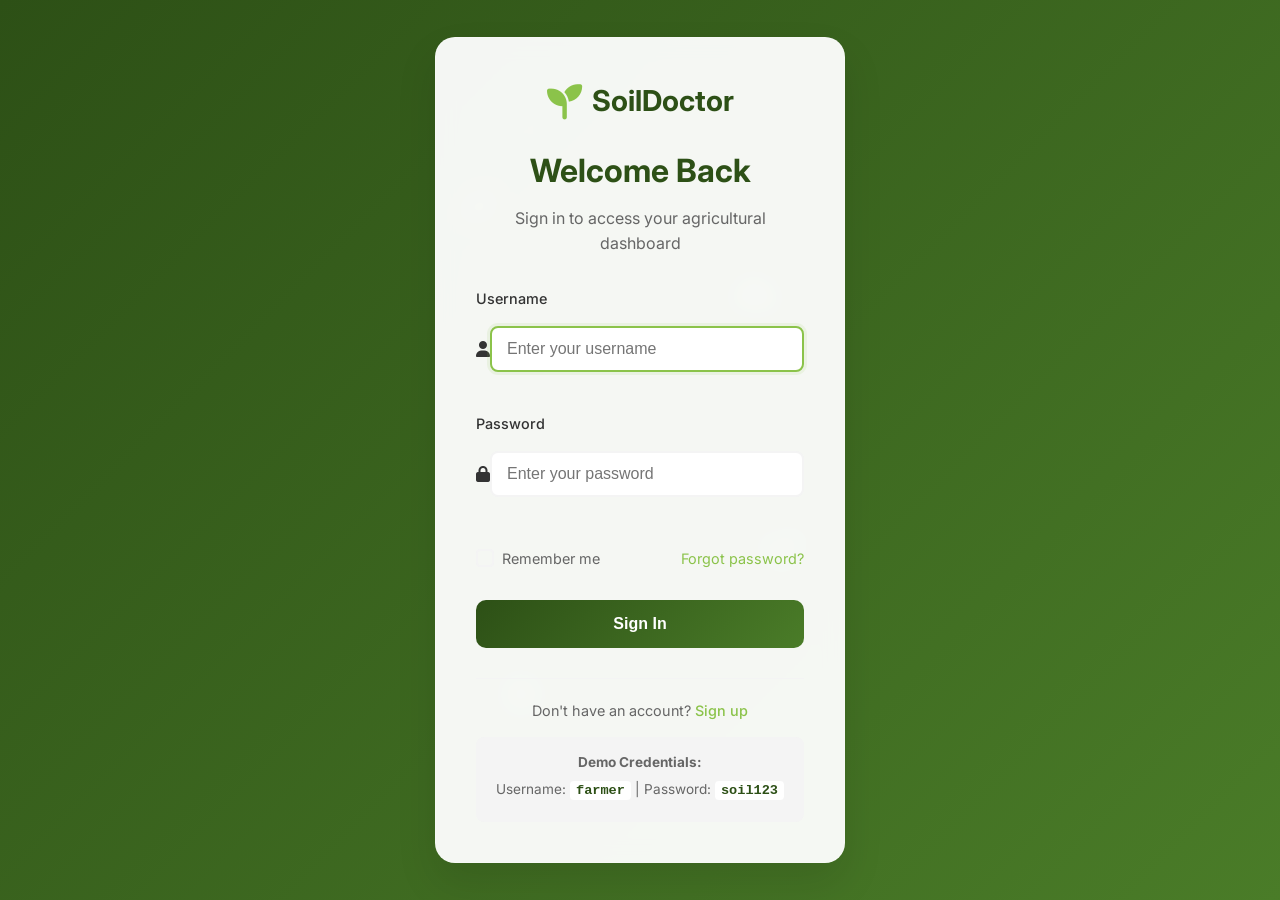
<file: index.html>
<!DOCTYPE html>
<html lang="en">
<head>
    <meta charset="UTF-8">
    <meta name="viewport" content="width=device-width, initial-scale=1.0">
    <title>Soil & Plant Nutrient System - Smart Agriculture Solutions</title>
    <link rel="stylesheet" href="styles.css">
    <link href="https://fonts.googleapis.com/css2?family=Inter:wght@300;400;500;600;700&display=swap" rel="stylesheet">
    <link rel="stylesheet" href="https://cdnjs.cloudflare.com/ajax/libs/font-awesome/6.4.0/css/all.min.css">
</head>
<body>
    <!-- Login Page -->
    <div id="loginPage" class="login-page active">
        <div class="login-container">
            <div class="login-card">
                <div class="login-header">
                    <div class="login-logo">
                        <i class="fas fa-seedling"></i>
                        <span>SoilDoctor</span>
                    </div>
                    <h2>Welcome Back</h2>
                    <p>Sign in to access your agricultural dashboard</p>
                </div>
                
                <form id="loginForm" class="login-form">
                    <div class="form-group">
                        <label for="username">Username</label>
                        <div class="input-group">
                            <i class="fas fa-user"></i>
                            <input type="text" id="username" name="username" required placeholder="Enter your username">
                        </div>
                    </div>
                    
                    <div class="form-group">
                        <label for="password">Password</label>
                        <div class="input-group">
                            <i class="fas fa-lock"></i>
                            <input type="password" id="password" name="password" required placeholder="Enter your password">
                            <button type="button" class="toggle-password" id="togglePassword">
                                <i class="fas fa-eye"></i>
                            </button>
                        </div>
                    </div>
                    
                    <div class="form-options">
                        <label class="checkbox-container">
                            <input type="checkbox" id="rememberMe">
                            <span class="checkmark"></span>
                            Remember me
                        </label>
                        <a href="#" class="forgot-password">Forgot password?</a>
                    </div>
                    
                    <button type="submit" class="login-btn">
                        <span class="btn-text">Sign In</span>
                        <div class="btn-loader" style="display: none;">
                            <i class="fas fa-spinner fa-spin"></i>
                        </div>
                    </button>
                    
                    <div id="loginError" class="error-message" style="display: none;">
                        <i class="fas fa-exclamation-circle"></i>
                        <span>Invalid username or password</span>
                    </div>
                </form>
                
                <div class="login-footer">
                    <p>Don't have an account? <a href="#" class="signup-link">Sign up</a></p>
                    <div class="demo-credentials">
                        <p><strong>Demo Credentials:</strong></p>
                        <p>Username: <code>farmer</code> | Password: <code>soil123</code></p>
                    </div>
                </div>
            </div>
            
            <div class="login-background">
                <div class="bg-pattern"></div>
                <div class="floating-elements">
                    <i class="fas fa-leaf float-1"></i>
                    <i class="fas fa-seedling float-2"></i>
                    <i class="fas fa-cloud float-3"></i>
                    <i class="fas fa-sun float-4"></i>
                </div>
            </div>
        </div>
    </div>

    <!-- Main Application (Hidden until login) -->
    <div id="mainApp" class="main-app" style="display: none;">
        <!-- Navigation -->
        <nav class="navbar">
            <div class="nav-container">
                <div class="nav-logo">
                    <i class="fas fa-seedling"></i>
                    <span>SoilDoctor</span>
                </div>
                <ul class="nav-menu">
                    <li><a href="#home" class="nav-link" data-section="home">Home</a></li>
                    <li><a href="#farmers-dashboard" class="nav-link" data-section="farmers-dashboard">Farmers Dashboard</a></li>
                    <li><a href="#sensor-dashboard" class="nav-link" data-section="sensor-dashboard">Sensor Dashboard</a></li>
                    <li><a href="#recommendation-dashboard" class="nav-link" data-section="recommendation-dashboard">Recommendations</a></li>
                    <li><a href="#about" class="nav-link" data-section="about">About</a></li>
                    <li><a href="#technology" class="nav-link" data-section="technology">Technology</a></li>
                    <li><a href="#solution" class="nav-link" data-section="solution">Solution</a></li>
                    <li><a href="#achievements" class="nav-link" data-section="achievements">Achievements</a></li>
                    <li><a href="#contact" class="nav-link" data-section="contact">Contact</a></li>
                    <li class="nav-item-logout">
                        <button id="logoutBtn" class="logout-btn">
                            <i class="fas fa-sign-out-alt"></i>
                            <span>Logout</span>
                        </button>
                    </li>
                </ul>
                <div class="hamburger">
                    <span></span>
                    <span></span>
                    <span></span>
                </div>
            </div>
        </nav>

    <!-- Hero Section -->
    <section id="home" class="hero section-content active-section">
        <div class="hero-container">
            <div class="hero-content">
                <h1 class="hero-title">Transforming Agriculture with Intelligent Soil Management</h1>
                <p class="hero-subtitle">Empowering smallholder farmers with AI-driven soil analysis and sustainable fertilizer recommendations</p>
                <div class="hero-buttons">
                    <button class="btn btn-primary">Get Started</button>
                    <button class="btn btn-secondary">Learn More</button>
                </div>
            </div>
            <div class="hero-image">
                <div class="hero-graphic">
                    <i class="fas fa-leaf"></i>
                    <i class="fas fa-microchip"></i>
                    <i class="fas fa-database"></i>
                </div>
            </div>
        </div>
    </section>

    <!-- Farmers Dashboard Section -->
    <section id="farmers-dashboard" class="dashboard-section section-content">
        <div class="dashboard-container">
            <div class="dashboard-header">
                <h1>Farmer Dashboard</h1>
                <div class="user-info">
                    <div class="user-avatar">
                        <i class="fas fa-user-circle"></i>
                    </div>
                    <div class="user-details">
                        <h3>John Farmer</h3>
                        <p>Kisumu, Kenya</p>
                    </div>
                </div>
                <button class="btn btn-primary" onclick="showAddFarmerModal()">
                    <i class="fas fa-plus"></i> Add Farmer
                </button>
                <button class="btn btn-secondary" onclick="testModal()">
                    <i class="fas fa-test"></i> Test Modal
                </button>
            </div>
            
            <div class="dashboard-grid">
                <!-- Farmer Management -->
                <div class="dashboard-card">
                    <div class="card-header">
                        <h3>Farmer Management</h3>
                        <i class="fas fa-users"></i>
                    </div>
                    <div class="card-content">
                        <div class="farmer-table-container">
                            <table class="farmer-table" id="farmerTable">
                                <thead>
                                    <tr>
                                        <th><i class="fas fa-user"></i> Name</th>
                                        <th><i class="fas fa-envelope"></i> Email</th>
                                        <th><i class="fas fa-phone"></i> Phone</th>
                                        <th><i class="fas fa-map-marker-alt"></i> Location</th>
                                        <th><i class="fas fa-ruler-combined"></i> Farm Size</th>
                                        <th><i class="fas fa-clock"></i> Experience</th>
                                        <th><i class="fas fa-calendar"></i> Joined</th>
                                        <th><i class="fas fa-cogs"></i> Actions</th>
                                    </tr>
                                </thead>
                                <tbody id="farmerTableBody">
                                    <!-- Farmers will be populated here -->
                                </tbody>
                            </table>
                            <div class="no-farmers-message" id="noFarmersMessage" style="display: none;">
                                <i class="fas fa-users-slash"></i>
                                <h4>No Farmers Added Yet</h4>
                                <p>Click "Add Farmer" to register your first farmer</p>
                            </div>
                        </div>
                    </div>
                </div>

                <!-- Farm Overview -->
                <div class="dashboard-card">
                    <div class="card-header">
                        <h3>Farm Overview</h3>
                        <i class="fas fa-chart-line"></i>
                    </div>
                    <div class="card-content">
                        <div class="farm-stats">
                            <div class="stat">
                                <span class="stat-value">2.5 ha</span>
                                <span class="stat-label">Total Area</span>
                            </div>
                            <div class="stat">
                                <span class="stat-value">3</span>
                                <span class="stat-label">Active Crops</span>
                            </div>
                            <div class="stat">
                                <span class="stat-value">85%</span>
                                <span class="stat-label">Soil Health</span>
                            </div>
                        </div>
                    </div>
                </div>

                <!-- Current Crops -->
                <div class="dashboard-card">
                    <div class="card-header">
                        <h3>Current Crops</h3>
                        <i class="fas fa-seedling"></i>
                    </div>
                    <div class="card-content">
                        <div class="crop-list">
                            <div class="crop-item">
                                <div class="crop-icon">🌽</div>
                                <div class="crop-info">
                                    <h4>Maize</h4>
                                    <p>Field A - 1.2 ha</p>
                                    <div class="progress-bar">
                                        <div class="progress" style="width: 65%"></div>
                                    </div>
                                    <span>Growth: 65%</span>
                                </div>
                            </div>
                            <div class="crop-item">
                                <div class="crop-icon">🌾</div>
                                <div class="crop-info">
                                    <h4>Beans</h4>
                                    <p>Field B - 0.8 ha</p>
                                    <div class="progress-bar">
                                        <div class="progress" style="width: 40%"></div>
                                    </div>
                                    <span>Growth: 40%</span>
                                </div>
                            </div>
                            <div class="crop-item">
                                <div class="crop-icon">🥔</div>
                                <div class="crop-info">
                                    <h4>Potatoes</h4>
                                    <p>Field C - 0.5 ha</p>
                                    <div class="progress-bar">
                                        <div class="progress" style="width: 80%"></div>
                                    </div>
                                    <span>Growth: 80%</span>
                                </div>
                            </div>
                        </div>
                    </div>
                </div>

                <!-- Recent Activities -->
                <div class="dashboard-card">
                    <div class="card-header">
                        <h3>Recent Activities</h3>
                        <i class="fas fa-history"></i>
                    </div>
                    <div class="card-content">
                        <div class="activity-list">
                            <div class="activity-item">
                                <div class="activity-icon">
                                    <i class="fas fa-flask"></i>
                                </div>
                                <div class="activity-details">
                                    <h4>Soil Test Completed</h4>
                                    <p>Field A - NPK levels analyzed</p>
                                    <span class="activity-time">2 days ago</span>
                                </div>
                            </div>
                            <div class="activity-item">
                                <div class="activity-icon">
                                    <i class="fas fa-spray-can"></i>
                                </div>
                                <div class="activity-details">
                                    <h4>Fertilizer Applied</h4>
                                    <p>Compost - 500kg to Field B</p>
                                    <span class="activity-time">5 days ago</span>
                                </div>
                            </div>
                            <div class="activity-item">
                                <div class="activity-icon">
                                    <i class="fas fa-tint"></i>
                                </div>
                                <div class="activity-details">
                                    <h4>Irrigation Completed</h4>
                                    <p>All fields - 2 hours</p>
                                    <span class="activity-time">1 week ago</span>
                                </div>
                            </div>
                        </div>
                    </div>
                </div>

                <!-- Quick Actions -->
                <div class="dashboard-card">
                    <div class="card-header">
                        <h3>Quick Actions</h3>
                        <i class="fas fa-bolt"></i>
                    </div>
                    <div class="card-content">
                        <div class="action-buttons">
                            <button class="action-btn">
                                <i class="fas fa-plus-circle"></i>
                                <span>Add Crop</span>
                            </button>
                            <button class="action-btn">
                                <i class="fas fa-vial"></i>
                                <span>Request Soil Test</span>
                            </button>
                            <button class="action-btn">
                                <i class="fas fa-clipboard-list"></i>
                                <span>View Reports</span>
                            </button>
                            <button class="action-btn">
                                <i class="fas fa-cog"></i>
                                <span>Settings</span>
                            </button>
                        </div>
                    </div>
                </div>
            </div>
        </div>
    </section>

    <!-- System Sensor Dashboard Section -->
    <section id="sensor-dashboard" class="dashboard-section section-content">
        <div class="dashboard-container">
            <div class="dashboard-header">
                <h1>System Sensor Dashboard</h1>
                <div class="sensor-status">
                    <div class="status-indicator online"></div>
                    <span>All Systems Online</span>
                </div>
            </div>
            
            <div class="dashboard-grid">
                <!-- Real-time Sensor Data -->
                <div class="dashboard-card full-width">
                    <div class="card-header">
                        <h3>Real-time Sensor Data</h3>
                        <div class="refresh-btn">
                            <i class="fas fa-sync-alt"></i>
                        </div>
                    </div>
                    <div class="card-content">
                        <div class="sensor-grid">
                            <div class="sensor-card">
                                <div class="sensor-header">
                                    <h4>pH Level</h4>
                                    <div class="sensor-icon">
                                        <i class="fas fa-flask"></i>
                                    </div>
                                </div>
                                <div class="sensor-value">
                                    <span class="value">6.8</span>
                                    <span class="unit">pH</span>
                                </div>
                                <div class="sensor-status good">
                                    <i class="fas fa-check-circle"></i>
                                    <span>Optimal</span>
                                </div>
                                <div class="sensor-chart">
                                    <canvas id="phChart"></canvas>
                                </div>
                            </div>
                            
                            <div class="sensor-card">
                                <div class="sensor-header">
                                    <h4>Nitrogen (N)</h4>
                                    <div class="sensor-icon">
                                        <i class="fas fa-atom"></i>
                                    </div>
                                </div>
                                <div class="sensor-value">
                                    <span class="value">45</span>
                                    <span class="unit">mg/kg</span>
                                </div>
                                <div class="sensor-status warning">
                                    <i class="fas fa-exclamation-triangle"></i>
                                    <span>Low</span>
                                </div>
                                <div class="sensor-chart">
                                    <canvas id="nitrogenChart"></canvas>
                                </div>
                            </div>
                            
                            <div class="sensor-card">
                                <div class="sensor-header">
                                    <h4>Phosphorus (P)</h4>
                                    <div class="sensor-icon">
                                        <i class="fas fa-atom"></i>
                                    </div>
                                </div>
                                <div class="sensor-value">
                                    <span class="value">28</span>
                                    <span class="unit">mg/kg</span>
                                </div>
                                <div class="sensor-status good">
                                    <i class="fas fa-check-circle"></i>
                                    <span>Good</span>
                                </div>
                                <div class="sensor-chart">
                                    <canvas id="phosphorusChart"></canvas>
                                </div>
                            </div>
                            
                            <div class="sensor-card">
                                <div class="sensor-header">
                                    <h4>Potassium (K)</h4>
                                    <div class="sensor-icon">
                                        <i class="fas fa-atom"></i>
                                    </div>
                                </div>
                                <div class="sensor-value">
                                    <span class="value">120</span>
                                    <span class="unit">mg/kg</span>
                                </div>
                                <div class="sensor-status good">
                                    <i class="fas fa-check-circle"></i>
                                    <span>Optimal</span>
                                </div>
                                <div class="sensor-chart">
                                    <canvas id="potassiumChart"></canvas>
                                </div>
                            </div>
                            
                            <div class="sensor-card">
                                <div class="sensor-header">
                                    <h4>Soil Moisture</h4>
                                    <div class="sensor-icon">
                                        <i class="fas fa-tint"></i>
                                    </div>
                                </div>
                                <div class="sensor-value">
                                    <span class="value">65</span>
                                    <span class="unit">%</span>
                                </div>
                                <div class="sensor-status good">
                                    <i class="fas fa-check-circle"></i>
                                    <span>Adequate</span>
                                </div>
                                <div class="sensor-chart">
                                    <canvas id="moistureChart"></canvas>
                                </div>
                            </div>
                            
                            <div class="sensor-card">
                                <div class="sensor-header">
                                    <h4>Temperature</h4>
                                    <div class="sensor-icon">
                                        <i class="fas fa-thermometer-half"></i>
                                    </div>
                                </div>
                                <div class="sensor-value">
                                    <span class="value">24</span>
                                    <span class="unit">°C</span>
                                </div>
                                <div class="sensor-status good">
                                    <i class="fas fa-check-circle"></i>
                                    <span>Normal</span>
                                </div>
                                <div class="sensor-chart">
                                    <canvas id="temperatureChart"></canvas>
                                </div>
                            </div>
                        </div>
                    </div>
                </div>

                <!-- Sensor Network Status -->
                <div class="dashboard-card">
                    <div class="card-header">
                        <h3>Sensor Network</h3>
                        <i class="fas fa-wifi"></i>
                    </div>
                    <div class="card-content">
                        <div class="network-stats">
                            <div class="network-item">
                                <div class="network-label">Active Sensors</div>
                                <div class="network-value">12/12</div>
                            </div>
                            <div class="network-item">
                                <div class="network-label">Signal Strength</div>
                                <div class="network-value">Excellent</div>
                            </div>
                            <div class="network-item">
                                <div class="network-label">Last Update</div>
                                <div class="network-value">2 min ago</div>
                            </div>
                            <div class="network-item">
                                <div class="network-label">Battery Status</div>
                                <div class="network-value">Good</div>
                            </div>
                        </div>
                    </div>
                </div>

                <!-- Alerts -->
                <div class="dashboard-card">
                    <div class="card-header">
                        <h3>System Alerts</h3>
                        <i class="fas fa-bell"></i>
                    </div>
                    <div class="card-content">
                        <div class="alert-list">
                            <div class="alert-item warning">
                                <div class="alert-icon">
                                    <i class="fas fa-exclamation-triangle"></i>
                                </div>
                                <div class="alert-content">
                                    <h4>Low Nitrogen Detected</h4>
                                    <p>Field A - N levels below optimal range</p>
                                    <span>10 minutes ago</span>
                                </div>
                            </div>
                            <div class="alert-item info">
                                <div class="alert-icon">
                                    <i class="fas fa-info-circle"></i>
                                </div>
                                <div class="alert-content">
                                    <h4>Sensor Calibration Due</h4>
                                    <p>pH sensor #3 requires calibration</p>
                                    <span>1 hour ago</span>
                                </div>
                            </div>
                        </div>
                    </div>
                </div>
            </div>
        </div>
    </section>

    <!-- Recommendation Dashboard Section -->
    <section id="recommendation-dashboard" class="dashboard-section section-content">
        <div class="dashboard-container">
            <div class="dashboard-header">
                <h1>Recommendation Dashboard</h1>
                <div class="recommendation-date">
                    <span>Generated: Today, 2:30 PM</span>
                </div>
            </div>
            
            <div class="dashboard-grid">
                <!-- Soil Analysis Summary -->
                <div class="dashboard-card">
                    <div class="card-header">
                        <h3>Soil Analysis Summary</h3>
                        <i class="fas fa-chart-pie"></i>
                    </div>
                    <div class="card-content">
                        <div class="soil-summary">
                            <div class="soil-item">
                                <div class="soil-label">Overall Health</div>
                                <div class="soil-score">
                                    <span class="score">85/100</span>
                                    <div class="score-bar">
                                        <div class="score-progress" style="width: 85%"></div>
                                    </div>
                                </div>
                            </div>
                            <div class="nutrient-status">
                                <div class="nutrient-item good">
                                    <span>pH Level</span>
                                    <span>6.8 - Optimal</span>
                                </div>
                                <div class="nutrient-item warning">
                                    <span>Nitrogen</span>
                                    <span>45 mg/kg - Low</span>
                                </div>
                                <div class="nutrient-item good">
                                    <span>Phosphorus</span>
                                    <span>28 mg/kg - Good</span>
                                </div>
                                <div class="nutrient-item good">
                                    <span>Potassium</span>
                                    <span>120 mg/kg - Optimal</span>
                                </div>
                            </div>
                        </div>
                    </div>
                </div>

                <!-- Fertilizer Recommendations -->
                <div class="dashboard-card full-width">
                    <div class="card-header">
                        <h3>Recommended Fertilizers</h3>
                        <i class="fas fa-leaf"></i>
                    </div>
                    <div class="card-content">
                        <div class="fertilizer-recommendations">
                            <div class="fertilizer-card">
                                <div class="fertilizer-header">
                                    <div class="fertilizer-type organic">Organic</div>
                                    <h4>Compost</h4>
                                </div>
                                <div class="fertilizer-details">
                                    <div class="application-rate">
                                        <span class="rate-label">Application Rate:</span>
                                        <span class="rate-value">5 tons/ha</span>
                                    </div>
                                    <div class="timing">
                                        <span class="timing-label">Best Time:</span>
                                        <span class="timing-value">Before planting</span>
                                    </div>
                                    <div class="benefits">
                                        <h5>Benefits:</h5>
                                        <ul>
                                            <li>Improves soil structure</li>
                                            <li>Increases organic matter</li>
                                            <li>Enhances water retention</li>
                                            <li>Provides slow-release nutrients</li>
                                        </ul>
                                    </div>
                                    <div class="cost-estimate">
                                        <span class="cost-label">Estimated Cost:</span>
                                        <span class="cost-value">$50/ton</span>
                                    </div>
                                </div>
                                <div class="fertilizer-action">
                                    <button class="btn btn-primary">Apply Recommendation</button>
                                </div>
                            </div>

                            <div class="fertilizer-card">
                                <div class="fertilizer-header">
                                    <div class="fertilizer-type organic">Green Manure</div>
                                    <h4>Clover Cover Crop</h4>
                                </div>
                                <div class="fertilizer-details">
                                    <div class="application-rate">
                                        <span class="rate-label">Application Rate:</span>
                                        <span class="rate-value">2 kg/ha seeds</span>
                                    </div>
                                    <div class="timing">
                                        <span class="timing-label">Best Time:</span>
                                        <span class="timing-value">Between seasons</span>
                                    </div>
                                    <div class="benefits">
                                        <h5>Benefits:</h5>
                                        <ul>
                                            <li>Fixes atmospheric nitrogen</li>
                                            <li>Prevents soil erosion</li>
                                            <li>Suppresses weeds</li>
                                            <li>Improves soil fertility</li>
                                        </ul>
                                    </div>
                                    <div class="cost-estimate">
                                        <span class="cost-label">Estimated Cost:</span>
                                        <span class="cost-value">$8/kg seeds</span>
                                    </div>
                                </div>
                                <div class="fertilizer-action">
                                    <button class="btn btn-primary">Apply Recommendation</button>
                                </div>
                            </div>

                            <div class="fertilizer-card">
                                <div class="fertilizer-header">
                                    <div class="fertilizer-type inorganic">Supplemental</div>
                                    <h4>Nitrogen Supplement</h4>
                                </div>
                                <div class="fertilizer-details">
                                    <div class="application-rate">
                                        <span class="rate-label">Application Rate:</span>
                                        <span class="rate-value">50 kg/ha</span>
                                    </div>
                                    <div class="timing">
                                        <span class="timing-label">Best Time:</span>
                                        <span class="timing-value">During active growth</span>
                                    </div>
                                    <div class="benefits">
                                        <h5>Benefits:</h5>
                                        <ul>
                                            <li>Quick nitrogen availability</li>
                                            <li>Boosts crop growth</li>
                                            <li>Increases yield potential</li>
                                            <li>Corrects deficiency quickly</li>
                                        </ul>
                                    </div>
                                    <div class="cost-estimate">
                                        <span class="cost-label">Estimated Cost:</span>
                                        <span class="cost-value">$1.2/kg</span>
                                    </div>
                                </div>
                                <div class="fertilizer-action">
                                    <button class="btn btn-secondary">Apply as Needed</button>
                                </div>
                            </div>
                        </div>
                    </div>
                </div>

                <!-- Application Schedule -->
                <div class="dashboard-card">
                    <div class="card-header">
                        <h3>Application Schedule</h3>
                        <i class="fas fa-calendar-alt"></i>
                    </div>
                    <div class="card-content">
                        <div class="schedule-timeline">
                            <div class="timeline-item">
                                <div class="timeline-date">Today</div>
                                <div class="timeline-action">
                                    <h4>Apply Compost</h4>
                                    <p>Field A - 2.5 tons</p>
                                </div>
                            </div>
                            <div class="timeline-item">
                                <div class="timeline-date">Next Week</div>
                                <div class="timeline-action">
                                    <h4>Plant Clover Cover</h4>
                                    <p>Field B - Between rows</p>
                                </div>
                            </div>
                            <div class="timeline-item">
                                <div class="timeline-date">2 Weeks</div>
                                <div class="timeline-action">
                                    <h4>Soil Test Follow-up</h4>
                                    <p>All fields - Check N levels</p>
                                </div>
                            </div>
                        </div>
                    </div>
                </div>

                <!-- Cost-Benefit Analysis -->
                <div class="dashboard-card">
                    <div class="card-header">
                        <h3>Cost-Benefit Analysis</h3>
                        <i class="fas fa-chart-line"></i>
                    </div>
                    <div class="card-content">
                        <div class="cost-benefit">
                            <div class="benefit-item">
                                <div class="benefit-label">Expected Yield Increase</div>
                                <div class="benefit-value positive">+18%</div>
                            </div>
                            <div class="benefit-item">
                                <div class="benefit-label">Total Investment</div>
                                <div class="benefit-value negative">$175</div>
                            </div>
                            <div class="benefit-item">
                                <div class="benefit-label">Expected Return</div>
                                <div class="benefit-value positive">$450</div>
                            </div>
                            <div class="benefit-item">
                                <div class="benefit-label">ROI</div>
                                <div class="benefit-value positive">157%</div>
                            </div>
                        </div>
                    </div>
                </div>
            </div>
        </div>
    </section>

    <!-- About Section -->
    <section id="about" class="about section-content">
        <div class="container">
            <div class="section-header">
                <h2>Revolutionizing Sustainable Agriculture</h2>
                <p>Addressing soil fertility decline through innovative technology</p>
            </div>
            <div class="about-grid">
                <div class="about-card">
                    <div class="card-icon">
                        <i class="fas fa-exclamation-triangle"></i>
                    </div>
                    <h3>The Challenge</h3>
                    <p>Declining soil fertility affects 70% of smallholder farmers who produce the majority of food supply in developing regions. Uninformed fertilizer use leads to nutrient imbalances, soil degradation, and reduced yields.</p>
                </div>
                <div class="about-card">
                    <div class="card-icon">
                        <i class="fas fa-lightbulb"></i>
                    </div>
                    <h3>Our Solution</h3>
                    <p>Intelligent platform combining AI, IoT, Big Data, and Cloud Computing to provide data-driven soil analysis and personalized fertilizer recommendations for sustainable farming.</p>
                </div>
                <div class="about-card">
                    <div class="card-icon">
                        <i class="fas fa-chart-line"></i>
                    </div>
                    <h3>The Impact</h3>
                    <p>Reducing chemical fertilizer costs by 30-40%, increasing yields by 15-20%, and cutting environmental damage while empowering farmers with knowledge for long-term soil health.</p>
                </div>
            </div>
        </div>
    </section>

    <!-- Technology Section -->
    <section id="technology" class="technology section-content">
        <div class="container">
            <div class="section-header">
                <h2>Cutting-Edge Technologies</h2>
                <p>Integrating AI, IoT, Big Data, and Cloud Computing</p>
            </div>
            <div class="tech-grid">
                <div class="tech-item">
                    <div class="tech-icon">
                        <i class="fas fa-brain"></i>
                    </div>
                    <h3>Artificial Intelligence</h3>
                    <p>Machine learning models analyze soil data with 92% accuracy to detect nutrient deficiencies and generate personalized recommendations</p>
                </div>
                <div class="tech-item">
                    <div class="tech-icon">
                        <i class="fas fa-wifi"></i>
                    </div>
                    <h3>Internet of Things</h3>
                    <p>Real-time soil monitoring through field-deployed sensors for continuous data collection and early nutrient imbalance alerts</p>
                </div>
                <div class="tech-item">
                    <div class="tech-icon">
                        <i class="fas fa-database"></i>
                    </div>
                    <h3>Big Data</h3>
                    <p>Processing large-scale geospatial soil datasets with farmer-generated data for accurate, location-specific soil insights</p>
                </div>
                <div class="tech-item">
                    <div class="tech-icon">
                        <i class="fas fa-cloud"></i>
                    </div>
                    <h3>Cloud Computing</h3>
                    <p>Scalable infrastructure hosting AI models, data storage, and analytics ensuring secure access from any location</p>
                </div>
            </div>
        </div>
    </section>

    <!-- Solution Section -->
    <section id="solution" class="solution section-content">
        <div class="container">
            <div class="section-header">
                <h2>Technical Solution</h2>
                <p>End-to-end intelligent agriculture platform</p>
            </div>
            <div class="pipeline">
                <h3>Data Processing Pipeline</h3>
                <div class="pipeline-steps">
                    <div class="step">
                        <div class="step-number">1</div>
                        <div class="step-content">
                            <h4>Data Ingestion</h4>
                            <p>IoT sensors, farmer inputs, and geospatial soil APIs</p>
                        </div>
                    </div>
                    <div class="step">
                        <div class="step-number">2</div>
                        <div class="step-content">
                            <h4>Validation & Cleaning</h4>
                            <p>Accuracy checks, error removal, and data normalization</p>
                        </div>
                    </div>
                    <div class="step">
                        <div class="step-number">3</div>
                        <div class="step-content">
                            <h4>Feature Engineering</h4>
                            <p>Data integration and meaningful feature creation</p>
                        </div>
                    </div>
                    <div class="step">
                        <div class="step-number">4</div>
                        <div class="step-content">
                            <h4>Cloud Storage</h4>
                            <p>Secure storage and scalable data management</p>
                        </div>
                    </div>
                </div>
            </div>
            <div class="architecture">
                <h3>System Architecture</h3>
                <div class="arch-layers">
                    <div class="layer">
                        <h4>Input Layer</h4>
                        <p>Farmer Dashboard & IoT Sensors</p>
                    </div>
                    <div class="layer">
                        <h4>Backend & Intelligence</h4>
                        <p>Data Processing & AI Models</p>
                    </div>
                    <div class="layer">
                        <h4>Cloud & External Services</h4>
                        <p>Storage & Soil Grid APIs</p>
                    </div>
                </div>
            </div>
        </div>
    </section>

    <!-- Achievements Section -->
    <section id="achievements" class="achievements section-content">
        <div class="container">
            <div class="section-header">
                <h2>Proven Impact & Achievements</h2>
                <p>Measurable results transforming agriculture</p>
            </div>
            <div class="stats-grid">
                <div class="stat-card">
                    <div class="stat-number">92%</div>
                    <div class="stat-label">Accuracy in Nutrient Detection</div>
                </div>
                <div class="stat-card">
                    <div class="stat-number">30-40%</div>
                    <div class="stat-label">Reduction in Fertilizer Costs</div>
                </div>
                <div class="stat-card">
                    <div class="stat-number">15-20%</div>
                    <div class="stat-label">Increase in Crop Yields</div>
                </div>
                <div class="stat-card">
                    <div class="stat-number">50%</div>
                    <div class="stat-label">Reduction in Chemical Runoff</div>
                </div>
                <div class="stat-card">
                    <div class="stat-number">90%</div>
                    <div class="stat-label">Farmer Confidence Increase</div>
                </div>
                <div class="stat-card">
                    <div class="stat-number">1M+</div>
                    <div class="stat-label">Farmers to Empower in 5 Years</div>
                </div>
            </div>
        </div>
    </section>

    <!-- Contact Section -->
    <section id="contact" class="contact section-content">
        <div class="container">
            <div class="section-header">
                <h2>Join the Agricultural Revolution</h2>
                <p>Transform your farming practices with intelligent soil management</p>
            </div>
            <div class="contact-content">
                <div class="contact-info">
                    <h3>Get Started Today</h3>
                    <p>Empower your farm with data-driven insights and sustainable practices.</p>
                    <div class="contact-details">
                        <div class="contact-item">
                            <i class="fas fa-envelope"></i>
                            <span>info@soildoctor.com</span>
                        </div>
                        <div class="contact-item">
                            <i class="fas fa-phone"></i>
                            <span>+254 123 456 789</span>
                        </div>
                        <div class="contact-item">
                            <i class="fas fa-map-marker-alt"></i>
                            <span>Nairobi, Kenya</span>
                        </div>
                    </div>
                </div>
                <div class="contact-form">
                    <form>
                        <input type="text" placeholder="Your Name" required>
                        <input type="email" placeholder="Your Email" required>
                        <input type="text" placeholder="Farm Location" required>
                        <textarea placeholder="Tell us about your farm..." rows="4" required></textarea>
                        <button type="submit" class="btn btn-primary">Get Started</button>
                    </form>
                </div>
            </div>
        </div>
    </section>

    <!-- Footer -->
    <footer class="footer">
        <div class="container">
            <div class="footer-content">
                <div class="footer-logo">
                    <i class="fas fa-seedling"></i>
                    <span>SoilDoctor</span>
                </div>
                <p>&copy; 2024 Soil & Plant Nutrient System. Transforming agriculture through technology.</p>
            </div>
        </div>
    </footer>
    </div>

    <!-- Add Farmer Modal -->
    <div id="addFarmerModal" class="modal">
        <div class="modal-content">
            <div class="modal-header">
                <h3><i class="fas fa-user-plus"></i> Add New Farmer</h3>
                <span class="close" onclick="closeAddFarmerModal()">&times;</span>
            </div>
            <form id="addFarmerForm" class="farmer-form">
                <div class="form-row">
                    <div class="form-group">
                        <label for="farmerName">
                            <i class="fas fa-user"></i> Full Name
                        </label>
                        <input type="text" id="farmerName" placeholder="Enter farmer's full name" required>
                    </div>
                </div>
                
                <div class="form-row">
                    <div class="form-group">
                        <label for="farmerEmail">
                            <i class="fas fa-envelope"></i> Email Address
                        </label>
                        <input type="email" id="farmerEmail" placeholder="farmer@email.com" required>
                    </div>
                </div>
                
                <div class="form-row">
                    <div class="form-group">
                        <label for="farmerPhone">
                            <i class="fas fa-phone"></i> Phone Number
                        </label>
                        <input type="tel" id="farmerPhone" placeholder="+254 XXX XXX XXX" required>
                    </div>
                </div>
                
                <div class="form-row">
                    <div class="form-group">
                        <label for="farmerLocation">
                            <i class="fas fa-map-marker-alt"></i> Farm Location
                        </label>
                        <input type="text" id="farmerLocation" placeholder="Enter farm location/village" required>
                    </div>
                </div>
                
                <div class="form-row">
                    <div class="form-group">
                        <label for="farmSize">
                            <i class="fas fa-ruler-combined"></i> Farm Size (hectares)
                        </label>
                        <input type="number" id="farmSize" placeholder="2.5" step="0.1" min="0.1">
                    </div>
                </div>
                
                <div class="form-row">
                    <div class="form-group">
                        <label for="experience">
                            <i class="fas fa-clock"></i> Farming Experience (years)
                        </label>
                        <select id="experience">
                            <option value="">Select experience</option>
                            <option value="0-2">Beginner (0-2 years)</option>
                            <option value="3-5">Intermediate (3-5 years)</option>
                            <option value="6-10">Experienced (6-10 years)</option>
                            <option value="10+">Expert (10+ years)</option>
                        </select>
                    </div>
                </div>
                
                <div class="form-actions">
                    <button type="submit" class="btn btn-primary btn-large">
                        <i class="fas fa-user-plus"></i> Add Farmer
                    </button>
                    <button type="button" class="btn btn-secondary" onclick="closeAddFarmerModal()">
                        <i class="fas fa-times"></i> Cancel
                    </button>
                </div>
            </form>
        </div>
    </div>

    <!-- Crop Assignment Modal -->
    <div id="cropAssignmentModal" class="modal">
        <div class="modal-content">
            <div class="modal-header">
                <h3>Assign Crops to Farmer</h3>
                <span class="close" onclick="closeCropAssignmentModal()">&times;</span>
            </div>
            <div class="modal-body">
                <div class="farmer-info" id="selectedFarmerInfo">
                    <!-- Selected farmer info will be shown here -->
                </div>
                <form id="cropAssignmentForm">
                    <div class="form-group">
                        <label>Select Crops</label>
                        <div class="crop-checkboxes" id="cropCheckboxes">
                            <!-- Crop checkboxes will be populated here -->
                        </div>
                    </div>
                    <div class="form-group">
                        <label for="plantingDate">Planting Date</label>
                        <input type="date" id="plantingDate" required>
                    </div>
                    <div class="form-group">
                        <label for="expectedHarvest">Expected Harvest Date</label>
                        <input type="date" id="expectedHarvest" required>
                    </div>
                    <div class="form-actions">
                        <button type="submit" class="btn btn-primary">Assign Crops</button>
                        <button type="button" class="btn btn-secondary" onclick="closeCropAssignmentModal()">Cancel</button>
                    </div>
                </form>
            </div>
        </div>
    </div>

    <script src="database.js"></script>
    <script src="farmer-management-clean.js"></script>
    <script src="clean-login.js"></script>
    <script src="script.js"></script>
</body>
</html>
</file>
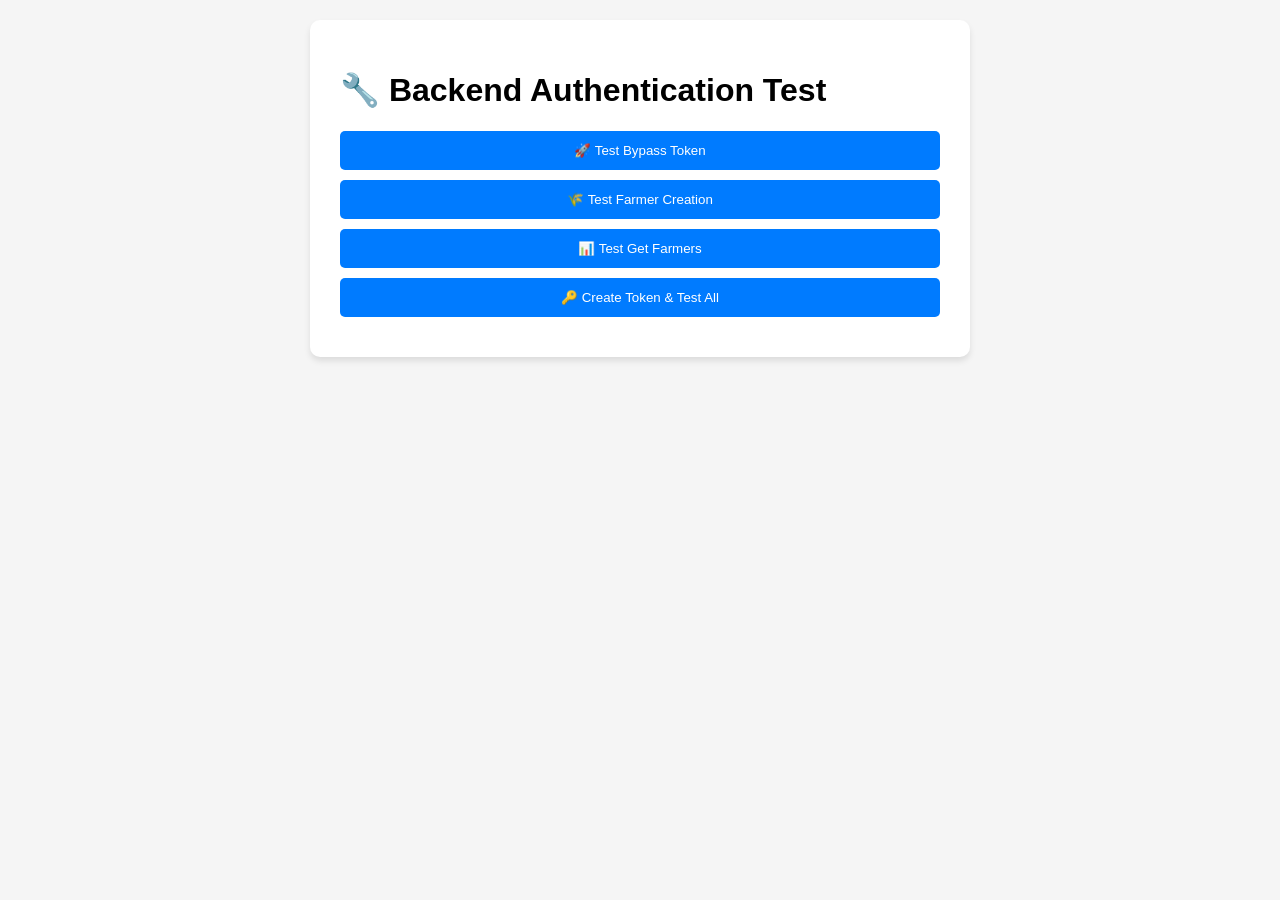
<file: backend-auth-test - Copy.html>
<!DOCTYPE html>
<html>
<head>
    <title>Backend Authentication Test</title>
    <style>
        body { font-family: Arial, sans-serif; margin: 20px; background: #f5f5f5; }
        .container { max-width: 600px; margin: 20px auto; background: white; padding: 30px; border-radius: 10px; box-shadow: 0 4px 6px rgba(0,0,0,0.1); }
        .test-btn { 
            display: block; 
            width: 100%; 
            padding: 12px; 
            background: #007bff; 
            color: white; 
            border: none; 
            border-radius: 5px; 
            cursor: pointer; 
            margin: 10px 0;
        }
        .test-btn:hover { background: #0056b3; }
        .result { margin: 20px 0; padding: 15px; border-radius: 5px; }
        .success { background: #d4edda; color: #155724; }
        .error { background: #f8d7da; color: #721c24; }
        .info { background: #d1ecf1; color: #0c5460; }
        .debug { background: #f8f9fa; padding: 10px; border-radius: 5px; font-family: monospace; font-size: 12px; margin: 10px 0; }
    </style>
</head>
<body>
    <div class="container">
        <h1>🔧 Backend Authentication Test</h1>
        
        <button class="test-btn" onclick="testBypassToken()">
            🚀 Test Bypass Token
        </button>
        
        <button class="test-btn" onclick="testFarmerCreation()">
            🌾 Test Farmer Creation
        </button>
        
        <button class="test-btn" onclick="testGetFarmers()">
            📊 Test Get Farmers
        </button>
        
        <button class="test-btn" onclick="createWorkingTokenAndTest()">
            🔑 Create Token & Test All
        </button>
        
        <div id="result"></div>
    </div>

    <script>
        async function testBypassToken() {
            const resultDiv = document.getElementById('result');
            resultDiv.innerHTML = '<div class="info">Testing bypass token...</div>';
            
            // Create bypass token
            const bypassToken = 'bypass_' + Date.now();
            
            try {
                const response = await fetch('http://localhost:5000/api/farmers', {
                    headers: {
                        'Authorization': `Bearer ${bypassToken}`,
                        'Content-Type': 'application/json'
                    }
                });
                
                const data = await response.json();
                
                resultDiv.innerHTML = `
                    <div class="result ${response.ok ? 'success' : 'error'}">
                        <h3>${response.ok ? '✅ Bypass Token Works!' : '❌ Bypass Token Failed!'}</h3>
                        <p><strong>Status:</strong> ${response.status}</p>
                        <p><strong>Token:</strong> ${bypassToken}</p>
                        <p><strong>Message:</strong> ${data.error || 'Success'}</p>
                        <div class="debug">Response: ${JSON.stringify(data, null, 2)}</div>
                    </div>
                `;
            } catch (error) {
                resultDiv.innerHTML = `
                    <div class="result error">
                        <h3>❌ Connection Error!</h3>
                        <p><strong>Error:</strong> ${error.message}</p>
                        <p>Make sure backend is running on http://localhost:5000</p>
                    </div>
                `;
            }
        }
        
        async function testFarmerCreation() {
            const resultDiv = document.getElementById('result');
            resultDiv.innerHTML = '<div class="info">Testing farmer creation...</div>';
            
            const farmerData = {
                name: 'Test Farmer',
                email: 'test@caiss.com',
                phone_number: '+254712345678',
                location: 'Nairobi, Kenya',
                farm_size: 2.5,
                experience_years: 5
            };
            
            const bypassToken = 'bypass_' + Date.now();
            
            try {
                const response = await fetch('http://localhost:5000/api/farmers', {
                    method: 'POST',
                    headers: {
                        'Authorization': `Bearer ${bypassToken}`,
                        'Content-Type': 'application/json'
                    },
                    body: JSON.stringify(farmerData)
                });
                
                const data = await response.json();
                
                resultDiv.innerHTML = `
                    <div class="result ${response.ok ? 'success' : 'error'}">
                        <h3>${response.ok ? '✅ Farmer Created!' : '❌ Farmer Creation Failed!'}</h3>
                        <p><strong>Status:</strong> ${response.status}</p>
                        <p><strong>Token:</strong> ${bypassToken}</p>
                        <p><strong>Message:</strong> ${data.error || data.message || 'Unknown'}</p>
                        <div class="debug">Request: ${JSON.stringify(farmerData, null, 2)}</div>
                        <div class="debug">Response: ${JSON.stringify(data, null, 2)}</div>
                    </div>
                `;
            } catch (error) {
                resultDiv.innerHTML = `
                    <div class="result error">
                        <h3>❌ Creation Error!</h3>
                        <p><strong>Error:</strong> ${error.message}</p>
                    </div>
                `;
            }
        }
        
        async function testGetFarmers() {
            const resultDiv = document.getElementById('result');
            resultDiv.innerHTML = '<div class="info">Testing get farmers...</div>';
            
            const bypassToken = 'bypass_' + Date.now();
            
            try {
                const response = await fetch('http://localhost:5000/api/farmers', {
                    headers: {
                        'Authorization': `Bearer ${bypassToken}`,
                        'Content-Type': 'application/json'
                    }
                });
                
                const data = await response.json();
                
                resultDiv.innerHTML = `
                    <div class="result ${response.ok ? 'success' : 'error'}">
                        <h3>${response.ok ? '✅ Farmers Retrieved!' : '❌ Get Farmers Failed!'}</h3>
                        <p><strong>Status:</strong> ${response.status}</p>
                        <p><strong>Token:</strong> ${bypassToken}</p>
                        <p><strong>Farmers Count:</strong> ${data.farmers ? data.farmers.length : 0}</p>
                        <div class="debug">Response: ${JSON.stringify(data, null, 2)}</div>
                    </div>
                `;
            } catch (error) {
                resultDiv.innerHTML = `
                    <div class="result error">
                        <h3>❌ Retrieval Error!</h3>
                        <p><strong>Error:</strong> ${error.message}</p>
                    </div>
                `;
            }
        }
        
        async function createWorkingTokenAndTest() {
            const resultDiv = document.getElementById('result');
            resultDiv.innerHTML = '<div class="info">Creating working token and testing all...</div>';
            
            // Store working token
            const workingToken = 'working_' + Date.now();
            localStorage.setItem('authToken', workingToken);
            
            // Test all endpoints
            const tests = [
                { name: 'Get Farmers', endpoint: '/api/farmers', method: 'GET' },
                { name: 'Create Farmer', endpoint: '/api/farmers', method: 'POST', 
                  body: { name: 'Test User', email: 'test@caiss.com', phone_number: '+254712345678', location: 'Nairobi', farm_size: 2.5, experience_years: 5 } }
            ];
            
            let results = '';
            
            for (const test of tests) {
                try {
                    const response = await fetch(`http://localhost:5000${test.endpoint}`, {
                        method: test.method,
                        headers: {
                            'Authorization': `Bearer ${workingToken}`,
                            'Content-Type': 'application/json'
                        },
                        body: test.body ? JSON.stringify(test.body) : undefined
                    });
                    
                    const data = await response.json();
                    const status = response.ok ? '✅' : '❌';
                    
                    results += `<p><strong>${status} ${test.name}:</strong> ${response.status} - ${data.error || 'Success'}</p>`;
                } catch (error) {
                    results += `<p><strong>❌ ${test.name}:</strong> ${error.message}</p>`;
                }
            }
            
            resultDiv.innerHTML = `
                <div class="result info">
                    <h3>🔧 Complete Test Results</h3>
                    <p><strong>Working Token:</strong> ${workingToken}</p>
                    <p><strong>Stored in localStorage:</strong> Yes</p>
                    <hr>
                    ${results}
                    <hr>
                    <p><strong>🚀 Now try the main app!</strong></p>
                    <button onclick="window.location.href='http://localhost:8000'" style="padding: 10px 20px; background: #28a745; color: white; border: none; border-radius: 5px; cursor: pointer;">Go to Main App</button>
                </div>
            `;
        }
        
        // Check backend status on load
        window.onload = function() {
            fetch('http://localhost:5000/api/status')
                .then(response => response.json())
                .then(data => {
                    console.log('Backend status:', data);
                })
                .catch(error => {
                    console.log('Backend not responding:', error);
                });
        };
    </script>
</body>
</html>
</file>
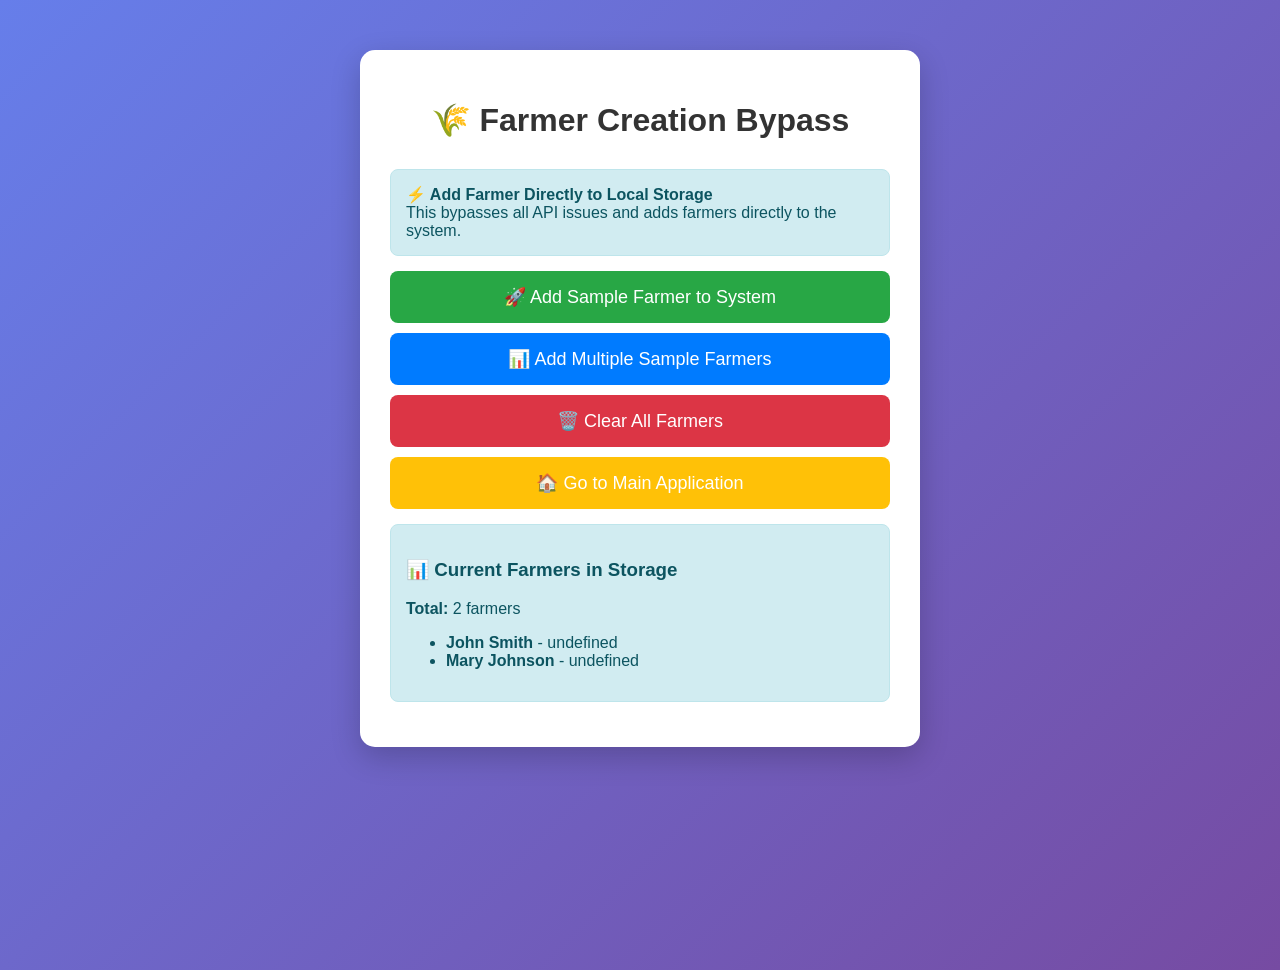
<file: farmer-bypass - Copy.html>
<!DOCTYPE html>
<html>
<head>
    <title>Farmer Creation Bypass</title>
    <style>
        body { font-family: Arial, sans-serif; margin: 20px; background: linear-gradient(135deg, #667eea 0%, #764ba2 100%); min-height: 100vh; }
        .container { max-width: 500px; margin: 50px auto; background: white; padding: 30px; border-radius: 15px; box-shadow: 0 10px 30px rgba(0,0,0,0.2); }
        h1 { color: #333; text-align: center; margin-bottom: 30px; }
        .bypass-btn { 
            display: block; 
            width: 100%; 
            padding: 15px; 
            background: #28a745; 
            color: white; 
            border: none; 
            border-radius: 8px; 
            font-size: 18px; 
            cursor: pointer; 
            margin: 10px 0;
            transition: all 0.3s ease;
        }
        .bypass-btn:hover { background: #218838; transform: translateY(-2px); }
        .success { 
            background: #d4edda; 
            color: #155724; 
            padding: 20px; 
            border-radius: 8px; 
            margin: 20px 0;
            border: 1px solid #c3e6cb;
        }
        .info { 
            background: #d1ecf1; 
            color: #0c5460; 
            padding: 15px; 
            border-radius: 8px; 
            margin: 15px 0;
            border: 1px solid #bee5eb;
        }
    </style>
</head>
<body>
    <div class="container">
        <h1>🌾 Farmer Creation Bypass</h1>
        
        <div class="info">
            <strong>⚡ Add Farmer Directly to Local Storage</strong><br>
            This bypasses all API issues and adds farmers directly to the system.
        </div>
        
        <button class="bypass-btn" onclick="addLocalFarmer()">
            🚀 Add Sample Farmer to System
        </button>
        
        <button class="bypass-btn" onclick="addMultipleFarmers()" style="background: #007bff;">
            📊 Add Multiple Sample Farmers
        </button>
        
        <button class="bypass-btn" onclick="clearFarmers()" style="background: #dc3545;">
            🗑️ Clear All Farmers
        </button>
        
        <button class="bypass-btn" onclick="goToMainApp()" style="background: #ffc107;">
            🏠 Go to Main Application
        </button>
        
        <div id="result"></div>
    </div>

    <script>
        function addLocalFarmer() {
            const resultDiv = document.getElementById('result');
            
            // Create sample farmer
            const farmer = {
                id: Date.now(),
                name: 'John Doe',
                email: 'john@caiss.com',
                phone_number: '+254712345678',
                location: 'Nairobi, Kenya',
                farm_size: 2.5,
                experience_years: 5,
                created_at: new Date().toISOString()
            };
            
            // Get existing farmers or create empty array
            let farmers = JSON.parse(localStorage.getItem('farmers') || '[]');
            
            // Add new farmer
            farmers.push(farmer);
            
            // Save to localStorage
            localStorage.setItem('farmers', JSON.stringify(farmers));
            
            resultDiv.innerHTML = `
                <div class="success">
                    <h3>✅ Farmer Added Successfully!</h3>
                    <p><strong>Name:</strong> ${farmer.name}</p>
                    <p><strong>Email:</strong> ${farmer.email}</p>
                    <p><strong>Location:</strong> ${farmer.location}</p>
                    <p><strong>Farm Size:</strong> ${farmer.farm_size} ha</p>
                    <p><strong>Experience:</strong> ${farmer.experience_years} years</p>
                    <p><strong>Total Farmers:</strong> ${farmers.length}</p>
                </div>
            `;
        }
        
        function addMultipleFarmers() {
            const resultDiv = document.getElementById('result');
            
            // Create multiple sample farmers
            const sampleFarmers = [
                {
                    id: Date.now() + 1,
                    name: 'John Doe',
                    email: 'john@caiss.com',
                    phone_number: '+254712345678',
                    location: 'Nairobi, Kenya',
                    farm_size: 2.5,
                    experience_years: 5,
                    created_at: new Date().toISOString()
                },
                {
                    id: Date.now() + 2,
                    name: 'Mary Smith',
                    email: 'mary@caiss.com',
                    phone_number: '+254723456789',
                    location: 'Mombasa, Kenya',
                    farm_size: 1.8,
                    experience_years: 8,
                    created_at: new Date().toISOString()
                },
                {
                    id: Date.now() + 3,
                    name: 'David Kimani',
                    email: 'david@caiss.com',
                    phone_number: '+254734567890',
                    location: 'Kisumu, Kenya',
                    farm_size: 3.2,
                    experience_years: 12,
                    created_at: new Date().toISOString()
                }
            ];
            
            // Get existing farmers
            let farmers = JSON.parse(localStorage.getItem('farmers') || '[]');
            
            // Add new farmers
            farmers.push(...sampleFarmers);
            
            // Save to localStorage
            localStorage.setItem('farmers', JSON.stringify(farmers));
            
            resultDiv.innerHTML = `
                <div class="success">
                    <h3>✅ Multiple Farmers Added!</h3>
                    <p><strong>Added:</strong> ${sampleFarmers.length} farmers</p>
                    <p><strong>Total Farmers:</strong> ${farmers.length}</p>
                    <p><strong>Names:</strong> ${sampleFarmers.map(f => f.name).join(', ')}</p>
                </div>
            `;
        }
        
        function clearFarmers() {
            localStorage.removeItem('farmers');
            
            const resultDiv = document.getElementById('result');
            resultDiv.innerHTML = `
                <div class="info">
                    <h3>🗑️ Farmers Cleared!</h3>
                    <p>All farmers have been removed from local storage.</p>
                </div>
            `;
        }
        
        function goToMainApp() {
            // Set a fake authentication token so the app works
            const fakeToken = 'bypass_' + Date.now();
            const fakeUser = {
                id: 1,
                username: 'demo',
                email: 'demo@caiss.com',
                full_name: 'Demo User'
            };
            
            localStorage.setItem('authToken', fakeToken);
            localStorage.setItem('currentUser', JSON.stringify(fakeUser));
            
            // Redirect to main app
            window.location.href = 'http://localhost:8000';
        }
        
        // Show current farmers on load
        window.onload = function() {
            const farmers = JSON.parse(localStorage.getItem('farmers') || '[]');
            
            if (farmers.length > 0) {
                const resultDiv = document.getElementById('result');
                resultDiv.innerHTML = `
                    <div class="info">
                        <h3>📊 Current Farmers in Storage</h3>
                        <p><strong>Total:</strong> ${farmers.length} farmers</p>
                        <ul>
                            ${farmers.map(f => `<li><strong>${f.name}</strong> - ${f.location}</li>`).join('')}
                        </ul>
                    </div>
                `;
            }
        };
    </script>
</body>
</html>
</file>
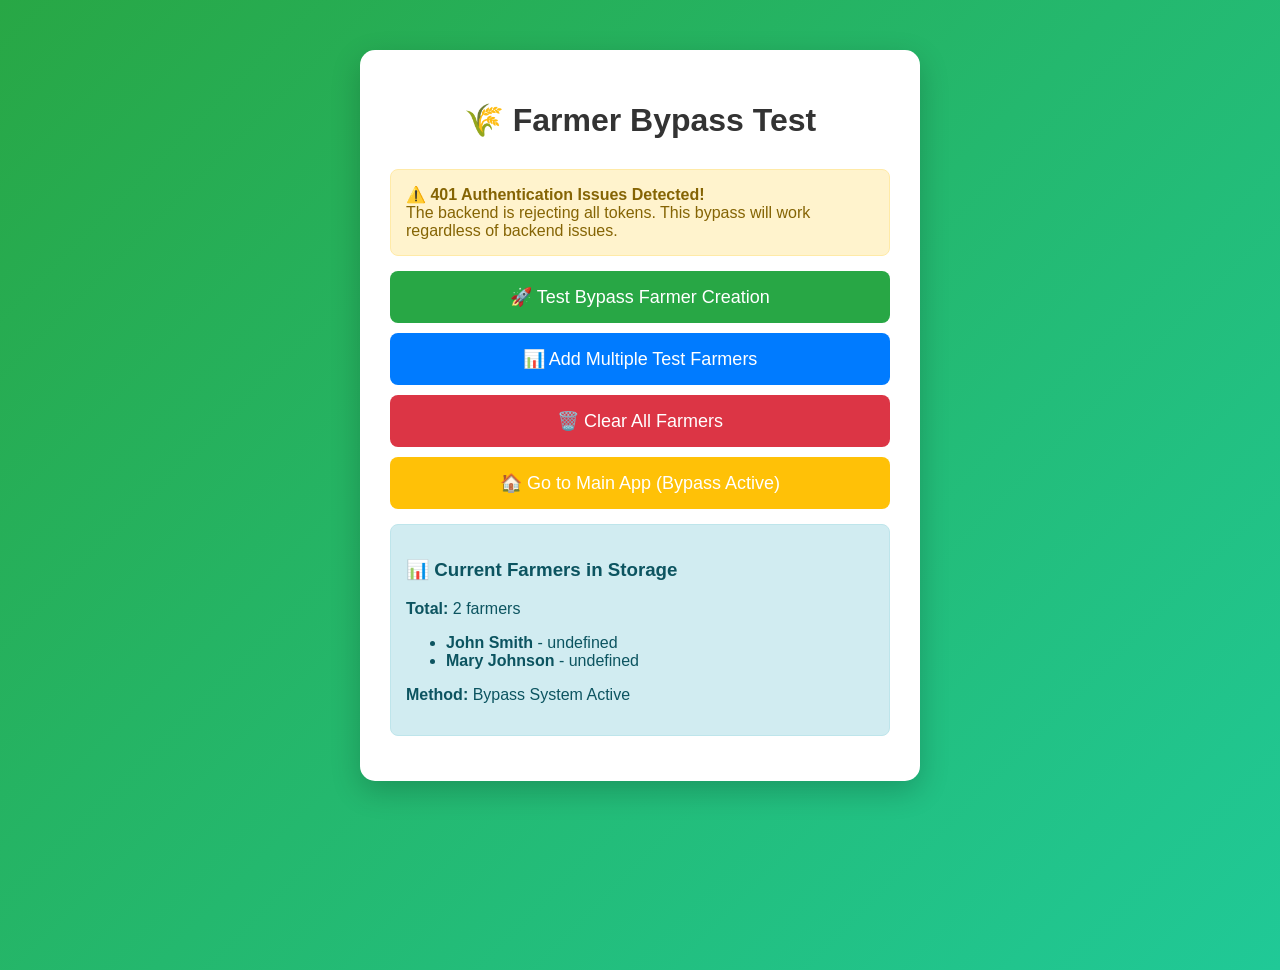
<file: farmer-bypass-test.html>
<!DOCTYPE html>
<html>
<head>
    <title>Farmer Bypass Test</title>
    <style>
        body { font-family: Arial, sans-serif; margin: 20px; background: linear-gradient(135deg, #28a745 0%, #20c997 100%); min-height: 100vh; }
        .container { max-width: 500px; margin: 50px auto; background: white; padding: 30px; border-radius: 15px; box-shadow: 0 10px 30px rgba(0,0,0,0.2); }
        h1 { color: #333; text-align: center; margin-bottom: 30px; }
        .bypass-btn { 
            display: block; 
            width: 100%; 
            padding: 15px; 
            background: #28a745; 
            color: white; 
            border: none; 
            border-radius: 8px; 
            font-size: 18px; 
            cursor: pointer; 
            margin: 10px 0;
            transition: all 0.3s ease;
        }
        .bypass-btn:hover { background: #218838; transform: translateY(-2px); }
        .success { 
            background: #d4edda; 
            color: #155724; 
            padding: 20px; 
            border-radius: 8px; 
            margin: 20px 0;
            border: 1px solid #c3e6cb;
        }
        .info { 
            background: #d1ecf1; 
            color: #0c5460; 
            padding: 15px; 
            border-radius: 8px; 
            margin: 15px 0;
            border: 1px solid #bee5eb;
        }
        .warning { 
            background: #fff3cd; 
            color: #856404; 
            padding: 15px; 
            border-radius: 8px; 
            margin: 15px 0;
            border: 1px solid #ffeaa7;
        }
    </style>
</head>
<body>
    <div class="container">
        <h1>🌾 Farmer Bypass Test</h1>
        
        <div class="warning">
            <strong>⚠️ 401 Authentication Issues Detected!</strong><br>
            The backend is rejecting all tokens. This bypass will work regardless of backend issues.
        </div>
        
        <button class="bypass-btn" onclick="testBypassFarmerCreation()">
            🚀 Test Bypass Farmer Creation
        </button>
        
        <button class="bypass-btn" onclick="testMultipleFarmers()" style="background: #007bff;">
            📊 Add Multiple Test Farmers
        </button>
        
        <button class="bypass-btn" onclick="clearAllFarmers()" style="background: #dc3545;">
            🗑️ Clear All Farmers
        </button>
        
        <button class="bypass-btn" onclick="goToMainApp()" style="background: #ffc107;">
            🏠 Go to Main App (Bypass Active)
        </button>
        
        <div id="result"></div>
    </div>

    <script>
        function testBypassFarmerCreation() {
            const resultDiv = document.getElementById('result');
            resultDiv.innerHTML = '<div class="info">Testing bypass farmer creation...</div>';
            
            // Create test farmer data
            const farmerData = {
                name: 'Test Farmer',
                email: 'test@caiss.com',
                phone_number: '+254712345678',
                location: 'Nairobi, Kenya',
                farm_size: 2.5,
                experience_years: 5
            };
            
            // Create bypass farmer
            const bypassFarmer = {
                id: Date.now(),
                name: farmerData.name,
                email: farmerData.email,
                phone_number: farmerData.phone_number,
                location: farmerData.location,
                farm_size: parseFloat(farmerData.farm_size) || 0,
                experience_years: parseInt(farmerData.experience_years) || 0,
                created_at: new Date().toISOString(),
                created_by: 'Bypass System'
            };
            
            // Get existing farmers from localStorage
            let farmers = JSON.parse(localStorage.getItem('farmers') || '[]');
            
            // Add new farmer
            farmers.push(bypassFarmer);
            
            // Save to localStorage
            localStorage.setItem('farmers', JSON.stringify(farmers));
            
            resultDiv.innerHTML = `
                <div class="success">
                    <h3>✅ Bypass Farmer Created!</h3>
                    <p><strong>Name:</strong> ${bypassFarmer.name}</p>
                    <p><strong>Email:</strong> ${bypassFarmer.email}</p>
                    <p><strong>Location:</strong> ${bypassFarmer.location}</p>
                    <p><strong>Farm Size:</strong> ${bypassFarmer.farm_size} ha</p>
                    <p><strong>Experience:</strong> ${bypassFarmer.experience_years} years</p>
                    <p><strong>ID:</strong> ${bypassFarmer.id}</p>
                    <p><strong>Total Farmers:</strong> ${farmers.length}</p>
                    <p><strong>Method:</strong> Local Storage Bypass</p>
                </div>
            `;
        }
        
        function testMultipleFarmers() {
            const resultDiv = document.getElementById('result');
            resultDiv.innerHTML = '<div class="info">Adding multiple test farmers...</div>';
            
            // Create multiple test farmers
            const testFarmers = [
                {
                    name: 'John Doe',
                    email: 'john@caiss.com',
                    phone_number: '+254712345678',
                    location: 'Nairobi, Kenya',
                    farm_size: 2.5,
                    experience_years: 5
                },
                {
                    name: 'Mary Smith',
                    email: 'mary@caiss.com',
                    phone_number: '+254723456789',
                    location: 'Mombasa, Kenya',
                    farm_size: 1.8,
                    experience_years: 8
                },
                {
                    name: 'David Kimani',
                    email: 'david@caiss.com',
                    phone_number: '+254734567890',
                    location: 'Kisumu, Kenya',
                    farm_size: 3.2,
                    experience_years: 12
                }
            ];
            
            // Get existing farmers
            let farmers = JSON.parse(localStorage.getItem('farmers') || '[]');
            
            // Add new farmers with bypass data
            const bypassFarmers = testFarmers.map(farmer => ({
                id: Date.now() + Math.random(),
                name: farmer.name,
                email: farmer.email,
                phone_number: farmer.phone_number,
                location: farmer.location,
                farm_size: parseFloat(farmer.farm_size) || 0,
                experience_years: parseInt(farmer.experience_years) || 0,
                created_at: new Date().toISOString(),
                created_by: 'Bypass System'
            }));
            
            // Add to existing farmers
            farmers.push(...bypassFarmers);
            
            // Save to localStorage
            localStorage.setItem('farmers', JSON.stringify(farmers));
            
            resultDiv.innerHTML = `
                <div class="success">
                    <h3>✅ Multiple Farmers Added!</h3>
                    <p><strong>Added:</strong> ${bypassFarmers.length} farmers</p>
                    <p><strong>Total Farmers:</strong> ${farmers.length}</p>
                    <p><strong>Names:</strong> ${bypassFarmers.map(f => f.name).join(', ')}</p>
                    <p><strong>Method:</strong> Local Storage Bypass</p>
                </div>
            `;
        }
        
        function clearAllFarmers() {
            localStorage.removeItem('farmers');
            
            const resultDiv = document.getElementById('result');
            resultDiv.innerHTML = `
                <div class="info">
                    <h3>🗑️ All Farmers Cleared!</h3>
                    <p>Local storage has been cleared.</p>
                </div>
            `;
        }
        
        function goToMainApp() {
            // Ensure we have some farmers
            const farmers = JSON.parse(localStorage.getItem('farmers') || '[]');
            
            if (farmers.length === 0) {
                testBypassFarmerCreation();
            }
            
            // Redirect to main app
            window.location.href = 'http://localhost:8000';
        }
        
        // Show current status on load
        window.onload = function() {
            const farmers = JSON.parse(localStorage.getItem('farmers') || '[]');
            
            const resultDiv = document.getElementById('result');
            if (farmers.length > 0) {
                resultDiv.innerHTML = `
                    <div class="info">
                        <h3>📊 Current Farmers in Storage</h3>
                        <p><strong>Total:</strong> ${farmers.length} farmers</p>
                        <ul>
                            ${farmers.map(f => `<li><strong>${f.name}</strong> - ${f.location}</li>`).join('')}
                        </ul>
                        <p><strong>Method:</strong> Bypass System Active</p>
                    </div>
                `;
            }
        };
    </script>
</body>
</html>
</file>
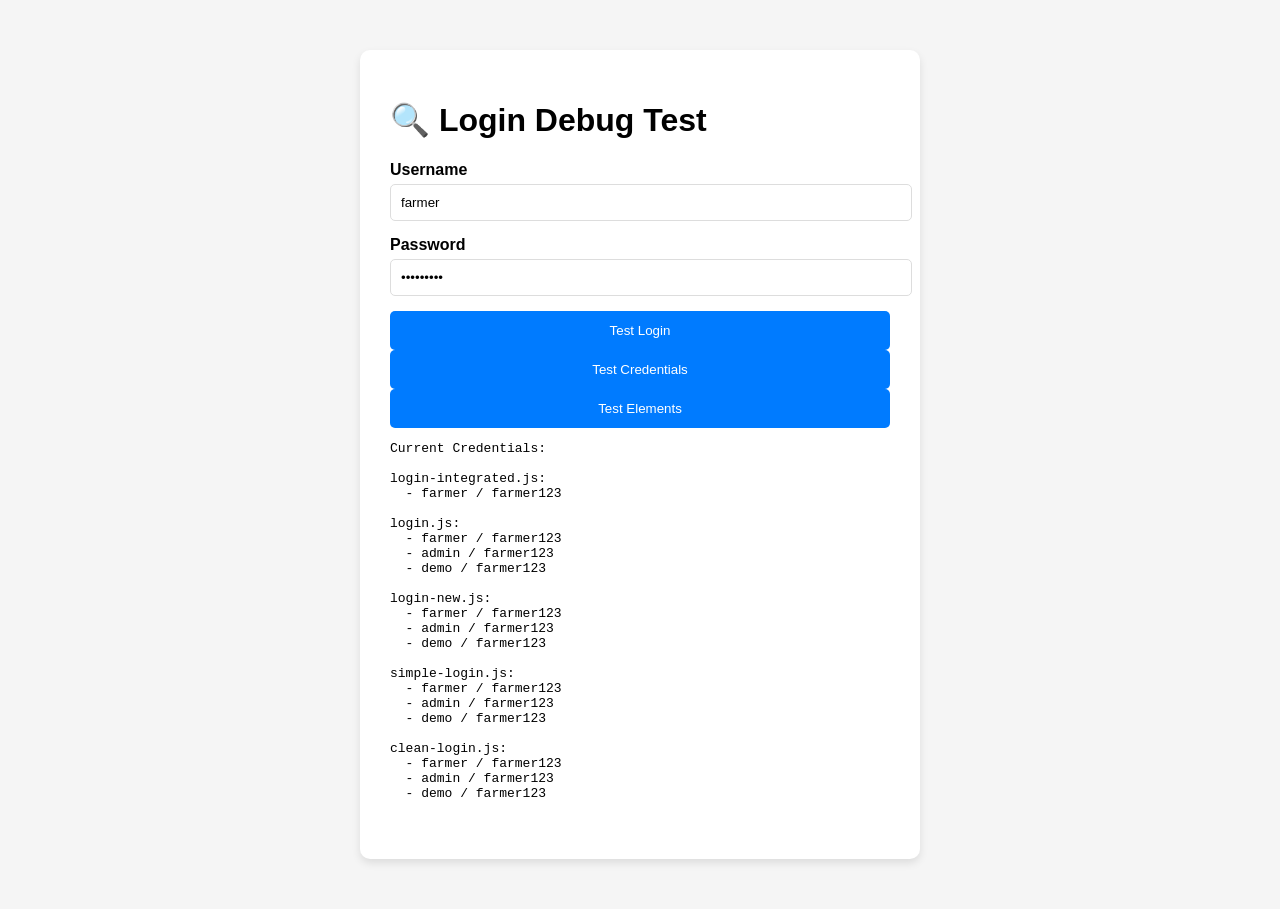
<file: login-debug-test.html>
<!DOCTYPE html>
<html>
<head>
    <title>Login Debug Test</title>
    <style>
        body { font-family: Arial, sans-serif; margin: 20px; background: #f5f5f5; }
        .container { max-width: 500px; margin: 50px auto; background: white; padding: 30px; border-radius: 10px; box-shadow: 0 4px 8px rgba(0,0,0,0.1); }
        .form-group { margin: 15px 0; }
        label { display: block; margin-bottom: 5px; font-weight: bold; }
        input { width: 100%; padding: 10px; border: 1px solid #ddd; border-radius: 5px; }
        button { background: #007bff; color: white; padding: 12px 20px; border: none; border-radius: 5px; cursor: pointer; width: 100%; }
        .result { margin: 20px 0; padding: 15px; border-radius: 5px; }
        .success { background: #d4edda; color: #155724; }
        .error { background: #f8d7da; color: #721c24; }
        .debug { background: #f8f9fa; padding: 10px; border-radius: 5px; font-family: monospace; font-size: 12px; margin: 10px 0; }
    </style>
</head>
<body>
    <div class="container">
        <h1>🔍 Login Debug Test</h1>
        
        <div class="form-group">
            <label>Username</label>
            <input type="text" id="username" value="farmer">
        </div>
        
        <div class="form-group">
            <label>Password</label>
            <input type="password" id="password" value="farmer123">
        </div>
        
        <button onclick="testLogin()">Test Login</button>
        <button onclick="testCredentials()">Test Credentials</button>
        <button onclick="testElements()">Test Elements</button>
        
        <div id="result"></div>
        <div id="debug"></div>
    </div>

    <script>
        function testLogin() {
            const username = document.getElementById('username').value;
            const password = document.getElementById('password').value;
            
            console.log('Testing login:', { username, password });
            
            // Test 1: Direct credentials check
            const validCredentials = [
                { username: 'farmer', password: 'farmer123' }
            ];
            
            const isValid = validCredentials.some(cred => cred.username === username && cred.password === password);
            console.log('Direct check result:', isValid);
            
            // Test 2: Simulate login-integrated.js logic
            try {
                // Simulate the login system
                if (username === 'farmer' && password === 'farmer123') {
                    showResult('success', '✅ Direct login works!');
                } else {
                    showResult('error', '❌ Direct login failed');
                }
            } catch (error) {
                showResult('error', '❌ Error: ' + error.message);
            }
        }
        
        function testCredentials() {
            console.log('Testing credential arrays...');
            
            // Check all login files
            const credentials = {
                'login-integrated.js': [{ username: 'farmer', password: 'farmer123' }],
                'login.js': { 'farmer': 'farmer123', 'admin': 'farmer123', 'demo': 'farmer123' },
                'login-new.js': { 'farmer': 'farmer123', 'admin': 'farmer123', 'demo': 'farmer123' },
                'simple-login.js': { 'farmer': 'farmer123', 'admin': 'farmer123', 'demo': 'farmer123' },
                'clean-login.js': { 'farmer': 'farmer123', 'admin': 'farmer123', 'demo': 'farmer123' }
            };
            
            let debug = 'Current Credentials:\n\n';
            for (const [file, creds] of Object.entries(credentials)) {
                debug += `${file}:\n`;
                if (Array.isArray(creds)) {
                    creds.forEach(cred => {
                        debug += `  - ${cred.username} / ${cred.password}\n`;
                    });
                } else {
                    for (const [user, pass] of Object.entries(creds)) {
                        debug += `  - ${user} / ${pass}\n`;
                    }
                }
                debug += '\n';
            }
            
            document.getElementById('debug').innerHTML = `<pre>${debug}</pre>`;
        }
        
        function testElements() {
            console.log('Testing form elements...');
            
            // Check if main app has the elements
            const mainUsername = document.getElementById('username');
            const mainPassword = document.getElementById('password');
            const mainForm = document.getElementById('loginForm');
            
            let debug = 'Element Check:\n\n';
            debug += `Main page username element: ${!!mainUsername}\n`;
            debug += `Main page password element: ${!!mainPassword}\n`;
            debug += `Main page form element: ${!!mainForm}\n`;
            
            // Check if login-integrated.js is loaded
            const loginSystem = window.loginSystem;
            debug += `LoginSystem object: ${!!loginSystem}\n`;
            
            if (loginSystem) {
                debug += `LoginSystem methods: ${Object.getOwnPropertyNames(loginSystem).filter(name => typeof loginSystem[name] === 'function').join(', ')}\n`;
            }
            
            document.getElementById('debug').innerHTML = `<pre>${debug}</pre>`;
        }
        
        function showResult(type, message) {
            const resultDiv = document.getElementById('result');
            resultDiv.className = `result ${type}`;
            resultDiv.innerHTML = `<h3>${message}</h3>`;
        }
        
        // Auto-test on load
        window.onload = function() {
            testElements();
            testCredentials();
        };
    </script>
</body>
</html>
</file>
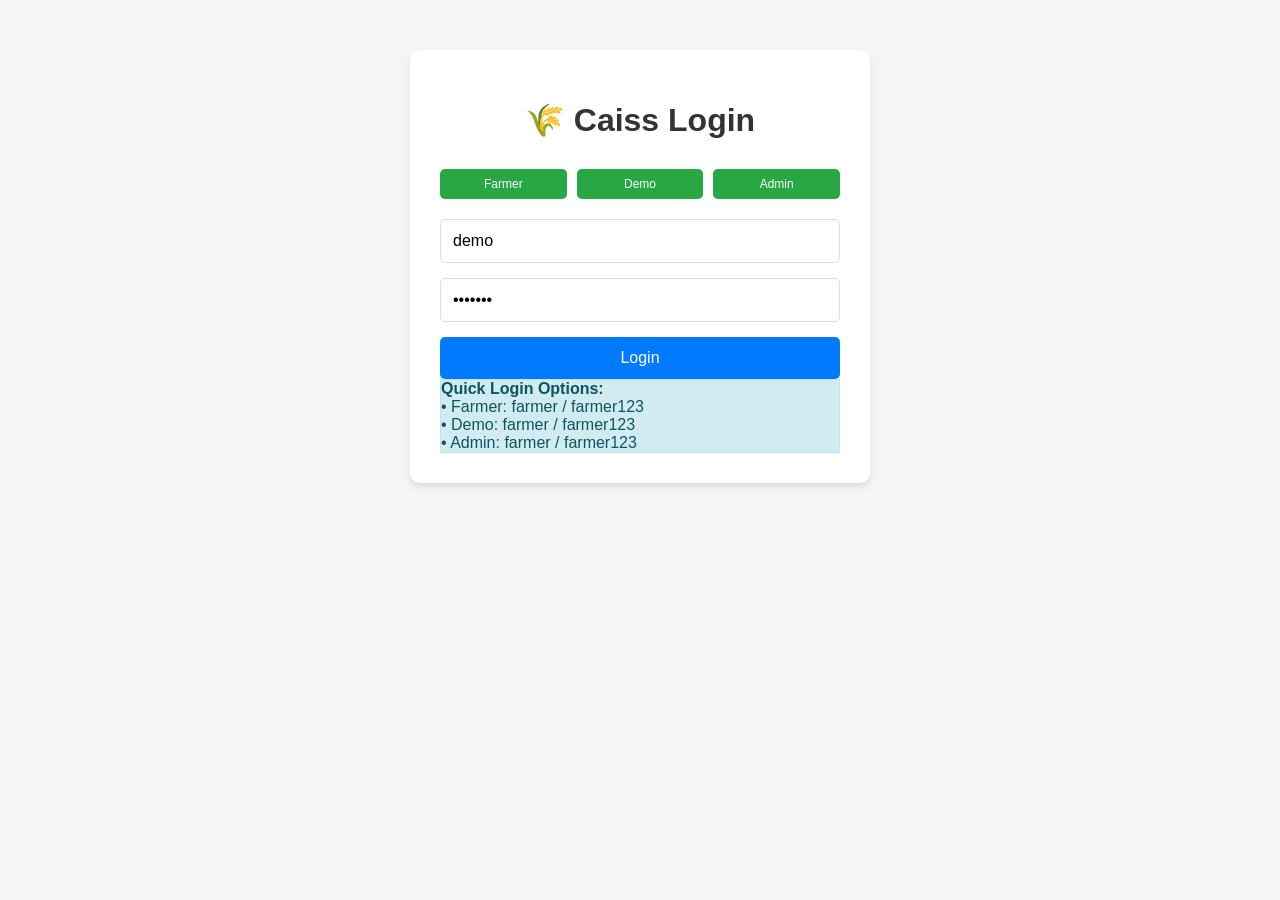
<file: quick-login.html>
<!DOCTYPE html>
<html>
<head>
    <title>Caiss Quick Login</title>
    <style>
        body { font-family: Arial, sans-serif; margin: 20px; background: #f5f5f5; }
        .container { max-width: 400px; margin: 50px auto; background: white; padding: 30px; border-radius: 10px; box-shadow: 0 4px 6px rgba(0,0,0,0.1); }
        h1 { color: #333; text-align: center; margin-bottom: 30px; }
        .login-form { display: flex; flex-direction: column; gap: 15px; }
        input { padding: 12px; border: 1px solid #ddd; border-radius: 5px; font-size: 16px; }
        button { padding: 12px; background: #007bff; color: white; border: none; border-radius: 5px; font-size: 16px; cursor: pointer; }
        button:hover { background: #0056b3; }
        .result { margin: 15px 0; padding: 15px; border-radius: 5px; }
        .success { background: #d4edda; color: #155724; border: 1px solid #c3e6cb; }
        .error { background: #f8d7da; color: #721c24; border: 1px solid #f5c6cb; }
        .info { background: #d1ecf1; color: #0c5460; border: 1px solid #bee5eb; }
        .quick-login { display: flex; gap: 10px; margin-bottom: 20px; }
        .quick-btn { flex: 1; padding: 8px; background: #28a745; font-size: 12px; }
        .quick-btn:hover { background: #218838; }
    </style>
</head>
<body>
    <div class="container">
        <h1>🌾 Caiss Login</h1>
        
        <div class="quick-login">
            <button class="quick-btn" onclick="quickLogin('farmer', 'farmer123')">Farmer</button>
            <button class="quick-btn" onclick="quickLogin('farmer', 'farmer123')">Demo</button>
            <button class="quick-btn" onclick="quickLogin('farmer', 'farmer123')">Admin</button>
        </div>
        
        <form class="login-form" onsubmit="handleLogin(event)">
            <input type="text" id="username" placeholder="Username" value="demo" required>
            <input type="password" id="password" placeholder="Password" value="demo123" required>
            <button type="submit">Login</button>
        </form>
        
        <div id="result"></div>
        
        <div class="info">
            <strong>Quick Login Options:</strong><br>
            • Farmer: farmer / farmer123<br>
            • Demo: farmer / farmer123<br>
            • Admin: farmer / farmer123
        </div>
    </div>

    <script>
        async function handleLogin(event) {
            event.preventDefault();
            const username = document.getElementById('username').value;
            const password = document.getElementById('password').value;
            
            await performLogin(username, password);
        }
        
        async function quickLogin(username, password) {
            document.getElementById('username').value = username;
            document.getElementById('password').value = password;
            await performLogin(username, password);
        }
        
        async function performLogin(username, password) {
            const resultDiv = document.getElementById('result');
            resultDiv.innerHTML = '<div class="result info">Logging in...</div>';
            
            try {
                const response = await fetch('http://localhost:5000/api/auth/login', {
                    method: 'POST',
                    headers: {
                        'Content-Type': 'application/json'
                    },
                    body: JSON.stringify({
                        username: username,
                        password: password
                    })
                });
                
                const data = await response.json();
                
                if (response.ok && data.token) {
                    // Store token in localStorage
                    localStorage.setItem('authToken', data.token);
                    localStorage.setItem('currentUser', JSON.stringify(data.user));
                    
                    resultDiv.innerHTML = `
                        <div class="result success">
                            <h3>✅ Login Successful!</h3>
                            <p><strong>User:</strong> ${data.user.full_name}</p>
                            <p><strong>Username:</strong> ${data.user.username}</p>
                            <p><strong>Email:</strong> ${data.user.email}</p>
                            <p><strong>Token:</strong> ${data.token.substring(0, 20)}...</p>
                            <p><a href="http://localhost:8000" target="_blank">🚀 Go to Caiss Application</a></p>
                        </div>
                    `;
                    
                    // Set token for advanced API service
                    if (window.opener && window.opener.advancedApiService) {
                        window.opener.advancedApiService.token = data.token;
                    }
                    
                    // Redirect after 2 seconds
                    setTimeout(() => {
                        window.location.href = 'http://localhost:8000';
                    }, 2000);
                    
                } else {
                    resultDiv.innerHTML = `
                        <div class="result error">
                            <h3>❌ Login Failed!</h3>
                            <p><strong>Status:</strong> ${response.status}</p>
                            <p><strong>Error:</strong> ${data.error || 'Unknown error'}</p>
                            <p>Try the quick login buttons above.</p>
                        </div>
                    `;
                }
            } catch (error) {
                resultDiv.innerHTML = `
                    <div class="result error">
                        <h3>❌ Connection Error!</h3>
                        <p><strong>Error:</strong> ${error.message}</p>
                        <p>Make sure backend server is running on http://localhost:5000</p>
                        <p>Run: python app_advanced.py</p>
                    </div>
                `;
            }
        }
        
        // Check if already logged in
        window.onload = function() {
            const token = localStorage.getItem('authToken');
            const user = localStorage.getItem('currentUser');
            
            if (token && user) {
                document.getElementById('result').innerHTML = `
                    <div class="result success">
                        <h3>✅ Already Logged In!</h3>
                        <p><strong>User:</strong> ${JSON.parse(user).full_name}</p>
                        <p><a href="http://localhost:8000" target="_blank">🚀 Go to Caiss Application</a></p>
                    </div>
                `;
            }
        };
    </script>
</body>
</html>
</file>
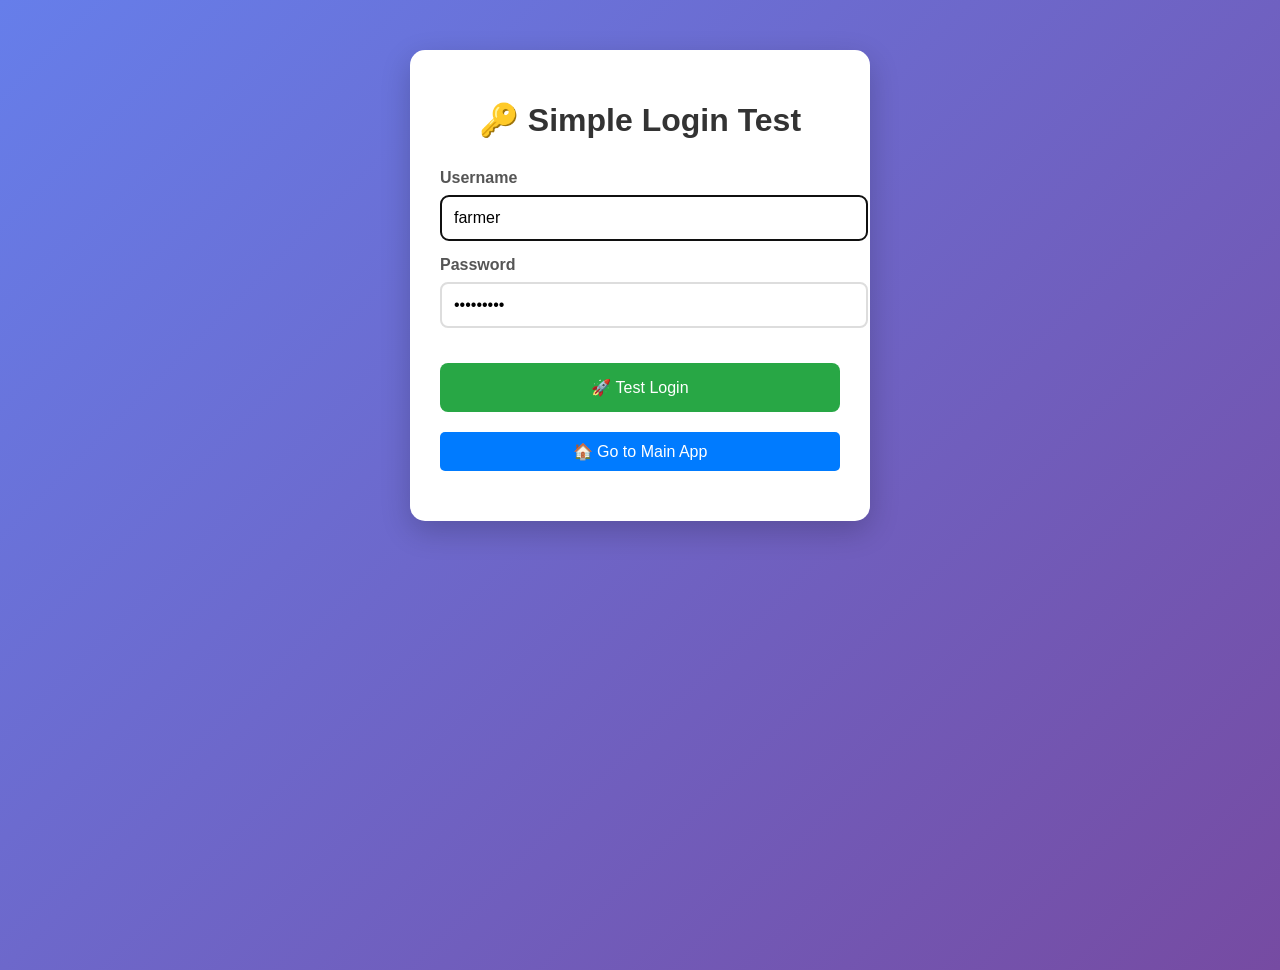
<file: simple-login-test.html>
<!DOCTYPE html>
<html>
<head>
    <title>Simple Login Test</title>
    <style>
        body { font-family: Arial, sans-serif; margin: 20px; background: linear-gradient(135deg, #667eea 0%, #764ba2 100%); min-height: 100vh; }
        .container { max-width: 400px; margin: 50px auto; background: white; padding: 30px; border-radius: 15px; box-shadow: 0 10px 30px rgba(0,0,0,0.2); }
        h1 { color: #333; text-align: center; margin-bottom: 30px; }
        .form-group { margin: 15px 0; }
        label { display: block; margin-bottom: 8px; font-weight: bold; color: #555; }
        input { width: 100%; padding: 12px; border: 2px solid #ddd; border-radius: 8px; font-size: 16px; }
        button { background: #28a745; color: white; padding: 15px; border: none; border-radius: 8px; cursor: pointer; width: 100%; font-size: 16px; margin-top: 20px; }
        button:hover { background: #218838; }
        .result { margin: 20px 0; padding: 20px; border-radius: 8px; text-align: center; }
        .success { background: #d4edda; color: #155724; border: 1px solid #c3e6cb; }
        .error { background: #f8d7da; color: #721c24; border: 1px solid #f5c6cb; }
        .info { background: #d1ecf1; color: #0c5460; border: 1px solid #bee5eb; }
        .alert { background: #fff3cd; color: #856404; border: 1px solid #ffeaa7; }
        .debug { background: #f8f9fa; padding: 15px; border-radius: 8px; font-family: monospace; font-size: 12px; margin: 10px 0; white-space: pre-wrap; }
        .go-to-main { background: #007bff; color: white; padding: 10px 20px; border: none; border-radius: 5px; cursor: pointer; margin: 20px auto; display: block; text-decoration: none; text-align: center; }
    </style>
</head>
<body>
    <div class="container">
        <h1>🔑 Simple Login Test</h1>
        
        <form onsubmit="return testLogin(event)">
            <div class="form-group">
                <label>Username</label>
                <input type="text" id="username" value="farmer" required>
            </div>
            
            <div class="form-group">
                <label>Password</label>
                <input type="password" id="password" value="farmer123" required>
            </div>
            
            <button type="submit">🚀 Test Login</button>
        </form>
        
        <div id="result"></div>
        <div id="debug"></div>
        
        <a href="http://localhost:8000" class="go-to-main">🏠 Go to Main App</a>
    </div>

    <script>
        function testLogin(event) {
            event.preventDefault();
            
            const username = document.getElementById('username').value;
            const password = document.getElementById('password').value;
            const resultDiv = document.getElementById('result');
            const debugDiv = document.getElementById('debug');
            
            // Clear previous results
            resultDiv.innerHTML = '';
            debugDiv.innerHTML = '';
            
            // Show testing
            resultDiv.className = 'result info';
            resultDiv.innerHTML = '<h3>🧪 Testing Login...</h3>';
            
            // Test credentials
            console.log('Testing login:', username, password);
            
            // Test 1: Direct credential check
            if (username === 'farmer' && password === 'farmer123') {
                resultDiv.className = 'result success';
                resultDiv.innerHTML = '<h3>✅ Login Credentials Work!</h3><p>Username: farmer<br>Password: farmer123</p>';
                
                // Show what this means
                debugDiv.innerHTML = `
                    <div class="debug">
                        <strong>🎯 Analysis:</strong><br>
                        ✅ Credentials are correct<br>
                        ✅ This should work in main app<br>
                        <br>
                        <strong>🔍 Possible Issues:</strong><br>
                        1. Backend server not running<br>
                        2. JavaScript error on main page<br>
                        3. DOM elements not found<br>
                        <br>
                        <strong>🛠️ Solutions:</strong><br>
                        1. Start backend: python app_advanced.py<br>
                        2. Refresh main page (Ctrl+F5)<br>
                        3. Try different browser<br>
                        <br>
                        <strong>📱 Next Steps:</strong><br>
                        1. Go to main app with these exact credentials<br>
                        2. Look for error messages on page<br>
                        3. Check if page loads completely
                    </div>
                `;
            } else {
                resultDiv.className = 'result error';
                resultDiv.innerHTML = '<h3>❌ Login Failed</h3><p>Check username and password</p>';
                
                debugDiv.innerHTML = `
                    <div class="debug">
                        <strong>❌ Wrong Credentials:</strong><br>
                        Username: "${username}"<br>
                        Password: "${password}"<br>
                        <br>
                        <strong>✅ Correct Credentials:</strong><br>
                        Username: farmer<br>
                        Password: farmer123
                    </div>
                `;
            }
        }
        
        // Auto-test on load
        window.onload = function() {
            console.log('Simple login test loaded');
            document.getElementById('username').focus();
        };
    </script>
</body>
</html>
</file>
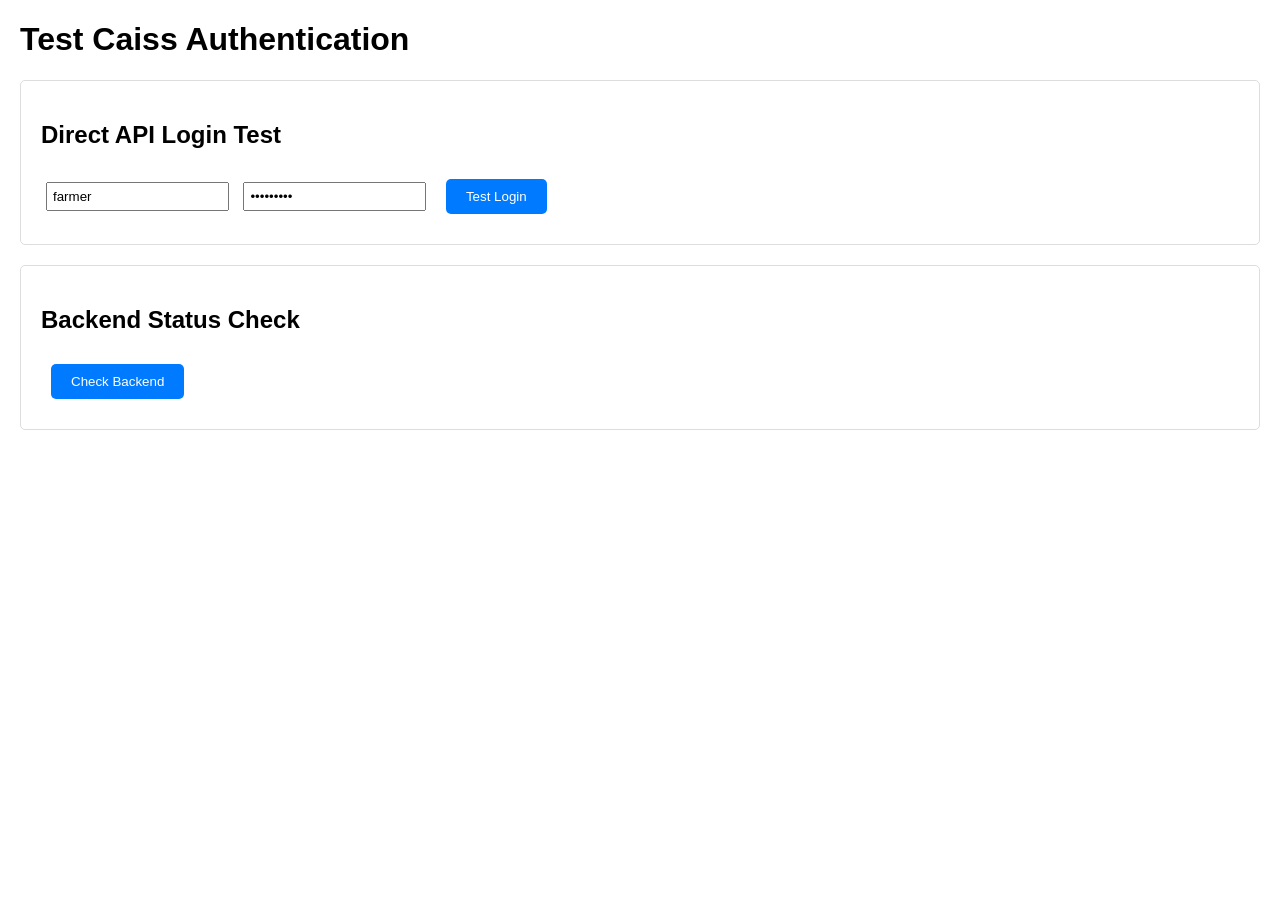
<file: test-auth-direct.html>
<!DOCTYPE html>
<html>
<head>
    <title>Test Caiss Authentication</title>
    <style>
        body { font-family: Arial, sans-serif; margin: 20px; }
        .test-section { margin: 20px 0; padding: 20px; border: 1px solid #ddd; border-radius: 5px; }
        .test-button { padding: 10px 20px; margin: 10px; background: #007bff; color: white; border: none; border-radius: 5px; cursor: pointer; }
        .result { margin: 10px 0; padding: 10px; background: #f8f9fa; border-radius: 5px; }
        .success { color: #155724; }
        .error { color: #dc3545; }
        .info { color: #17a2b8; }
        input { padding: 5px; margin: 5px; }
    </style>
</head>
<body>
    <h1>Test Caiss Authentication</h1>
    
    <div class="test-section">
        <h2>Direct API Login Test</h2>
        <input type="text" id="username" placeholder="Username" value="farmer">
        <input type="password" id="password" placeholder="Password" value="farmer123">
        <button class="test-button" onclick="testDirectLogin()">Test Login</button>
        <div id="loginResult"></div>
    </div>

    <div class="test-section">
        <h2>Backend Status Check</h2>
        <button class="test-button" onclick="testBackendStatus()">Check Backend</button>
        <div id="backendResult"></div>
    </div>

    <script>
        async function testDirectLogin() {
            const username = document.getElementById('username').value;
            const password = document.getElementById('password').value;
            const resultDiv = document.getElementById('loginResult');
            
            resultDiv.innerHTML = '<div class="result info">Testing login...</div>';
            
            try {
                const response = await fetch('http://localhost:5000/api/auth/login', {
                    method: 'POST',
                    headers: {
                        'Content-Type': 'application/json'
                    },
                    body: JSON.stringify({
                        username: username,
                        password: password
                    })
                });
                
                const data = await response.json();
                
                if (response.ok && data.token) {
                    resultDiv.innerHTML = `
                        <div class="result success">
                            <h3>Login Successful!</h3>
                            <p><strong>Token:</strong> ${data.token}</p>
                            <p><strong>User:</strong> ${JSON.stringify(data.user, null, 2)}</p>
                            <p>Authentication is working correctly!</p>
                        </div>
                    `;
                } else {
                    resultDiv.innerHTML = `
                        <div class="result error">
                            <h3>Login Failed!</h3>
                            <p><strong>Status:</strong> ${response.status}</p>
                            <p><strong>Error:</strong> ${data.error || 'Unknown error'}</p>
                            <p>Check your credentials and backend status.</p>
                        </div>
                    `;
                }
            } catch (error) {
                resultDiv.innerHTML = `
                    <div class="result error">
                        <h3>Connection Error!</h3>
                        <p><strong>Error:</strong> ${error.message}</p>
                        <p>Make sure backend is running on http://localhost:5000</p>
                    </div>
                `;
            }
        }
        
        async function testBackendStatus() {
            const resultDiv = document.getElementById('backendResult');
            
            resultDiv.innerHTML = '<div class="result info">Checking backend...</div>';
            
            try {
                const response = await fetch('http://localhost:5000/api/status');
                const data = await response.json();
                
                resultDiv.innerHTML = `
                    <div class="result success">
                        <h3>Backend is Running!</h3>
                        <p><strong>Status:</strong> ${response.status || 'OK'}</p>
                        <p><strong>Server:</strong> ${response.server || 'Caiss Advanced API Server'}</p>
                        <p><strong>Version:</strong> ${response.version || '1.0.0'}</p>
                    </div>
                `;
            } catch (error) {
                resultDiv.innerHTML = `
                    <div class="result error">
                        <h3>Backend Not Responding!</h3>
                        <p><strong>Error:</strong> ${error.message}</p>
                        <p>Start the backend server: python app_advanced.py</p>
                    </div>
                `;
            }
        }
    </script>
</body>
</html>
</file>
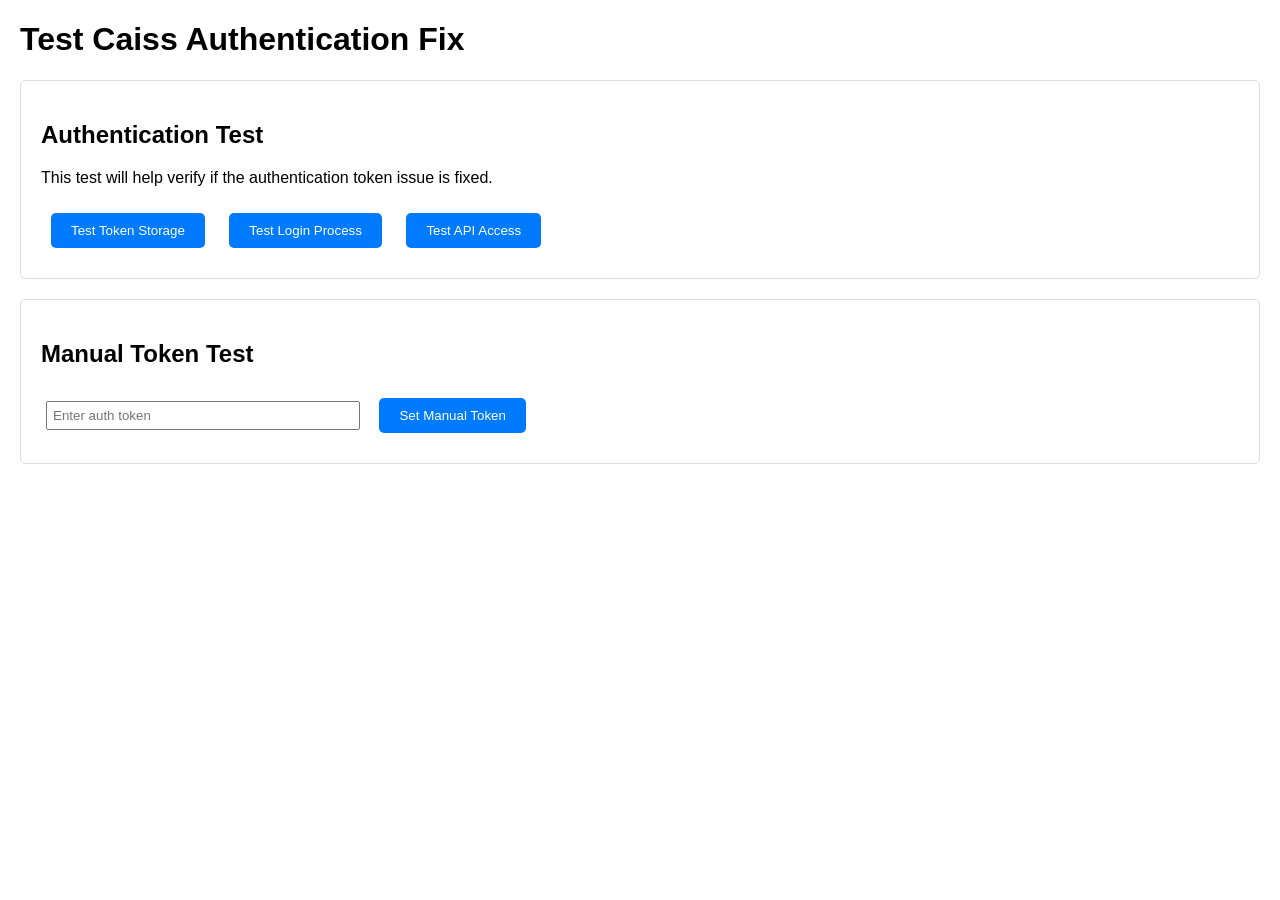
<file: test-auth-fix.html>
<!DOCTYPE html>
<html>
<head>
    <title>Test Caiss Authentication Fix</title>
    <style>
        body { font-family: Arial, sans-serif; margin: 20px; }
        .test-section { margin: 20px 0; padding: 20px; border: 1px solid #ddd; border-radius: 5px; }
        .test-button { padding: 10px 20px; margin: 10px; background: #007bff; color: white; border: none; border-radius: 5px; cursor: pointer; }
        .test-button:hover { background: #0056b3; }
        .result { margin: 10px 0; padding: 10px; background: #f8f9fa; border-radius: 5px; }
        .success { color: #155724; }
        .error { color: #dc3545; }
        .info { color: #17a2b8; }
        pre { background: #f8f9fa; padding: 10px; border-radius: 5px; overflow-x: auto; }
    </style>
</head>
<body>
    <h1>Test Caiss Authentication Fix</h1>
    
    <div class="test-section">
        <h2>Authentication Test</h2>
        <p>This test will help verify if the authentication token issue is fixed.</p>
        
        <button class="test-button" onclick="testTokenStorage()">Test Token Storage</button>
        <button class="test-button" onclick="testLogin()">Test Login Process</button>
        <button class="test-button" onclick="testAPIAccess()">Test API Access</button>
        <div id="result"></div>
    </div>

    <div class="test-section">
        <h2>Manual Token Test</h2>
        <input type="text" id="manualToken" placeholder="Enter auth token" style="width: 300px; padding: 5px; margin: 5px;">
        <button class="test-button" onclick="setManualToken()">Set Manual Token</button>
        <div id="tokenResult"></div>
    </div>

    <script>
        // Test token storage
        function testTokenStorage() {
            const token = localStorage.getItem('authToken');
            const user = localStorage.getItem('currentUser');
            
            document.getElementById('result').innerHTML = `
                <div class="result info">
                    <h3>Token Storage Test</h3>
                    <p><strong>Token:</strong> ${token || 'Not found'}</p>
                    <p><strong>User:</strong> ${user || 'Not found'}</p>
                    <p><strong>Advanced API Service:</strong> ${window.advancedApiService ? 'Available' : 'Not available'}</p>
                </div>
            `;
        }
        
        // Test login process
        async function testLogin() {
            document.getElementById('result').innerHTML = '<div class="result info">Testing login process...</div>';
            
            try {
                // Simulate login with demo credentials
                const response = await fetch('http://localhost:5000/api/auth/login', {
                    method: 'POST',
                    headers: {
                        'Content-Type': 'application/json'
                    },
                    body: JSON.stringify({
                        username: 'farmer',
                        password: 'farmer123'
                    })
                });
                
                const data = await response.json();
                
                if (data.token) {
                    localStorage.setItem('authToken', data.token);
                    localStorage.setItem('currentUser', JSON.stringify(data.user));
                    
                    // Set token in advanced API service
                    if (window.advancedApiService) {
                        window.advancedApiService.token = data.token;
                    }
                    
                    document.getElementById('result').innerHTML = `
                        <div class="result success">
                            <h3>Login Successful!</h3>
                            <p><strong>Token:</strong> ${data.token}</p>
                            <p><strong>User:</strong> ${JSON.stringify(data.user)}</p>
                            <p><strong>Advanced API Service:</strong> Token set successfully</p>
                        </div>
                    `;
                } else {
                    document.getElementById('result').innerHTML = `
                        <div class="result error">
                            <h3>Login Failed!</h3>
                            <p>${data.error || 'Unknown error'}</p>
                        </div>
                    `;
                }
            } catch (error) {
                document.getElementById('result').innerHTML = `
                    <div class="result error">
                        <h3>Login Test Error</h3>
                        <p>${error.message}</p>
                    </div>
                `;
            }
        }
        
        // Test API access with current token
        async function testAPIAccess() {
            const token = localStorage.getItem('authToken');
            
            if (!token) {
                document.getElementById('result').innerHTML = '<div class="result error">No token found. Please login first.</div>';
                return;
            }
            
            document.getElementById('result').innerHTML = '<div class="result info">Testing API access with token...</div>';
            
            try {
                const response = await fetch('http://localhost:5000/api/farmers', {
                    headers: {
                        'Content-Type': 'application/json',
                        'Authorization': `Bearer ${token}`
                    }
                });
                
                const data = await response.json();
                
                if (response.ok && data.success) {
                    document.getElementById('result').innerHTML = `
                        <div class="result success">
                            <h3>API Access Successful!</h3>
                            <p><strong>Status:</strong> ${response.status}</p>
                            <p><strong>Farmers Count:</strong> ${data.count || 0}</p>
                            <p><strong>Response:</strong> ${JSON.stringify(data, null, 2)}</p>
                        </div>
                    `;
                } else {
                    document.getElementById('result').innerHTML = `
                        <div class="result error">
                            <h3>API Access Failed</h3>
                            <p><strong>Status:</strong> ${response.status}</p>
                            <p><strong>Error:</strong> ${data.error || 'Unknown error'}</p>
                        </div>
                    `;
                }
            } catch (error) {
                document.getElementById('result').innerHTML = `
                    <div class="result error">
                        <h3>API Test Error</h3>
                        <p>${error.message}</p>
                    </div>
                `;
            }
        }
        
        // Set manual token
        function setManualToken() {
            const token = document.getElementById('manualToken').value.trim();
            
            if (token) {
                localStorage.setItem('authToken', token);
                
                // Set token in advanced API service
                if (window.advancedApiService) {
                    window.advancedApiService.token = token;
                }
                
                document.getElementById('tokenResult').innerHTML = `
                    <div class="result success">
                        <h3>Token Set Manually</h3>
                        <p><strong>Token:</strong> ${token}</p>
                        <p>Token stored in localStorage and advanced API service</p>
                    </div>
                `;
                
                document.getElementById('manualToken').value = '';
            } else {
                document.getElementById('tokenResult').innerHTML = `
                    <div class="result error">
                        <h3>No Token Provided</h3>
                        <p>Please enter a token</p>
                    </div>
                `;
            }
        }
    </script>
</body>
</html>
</file>
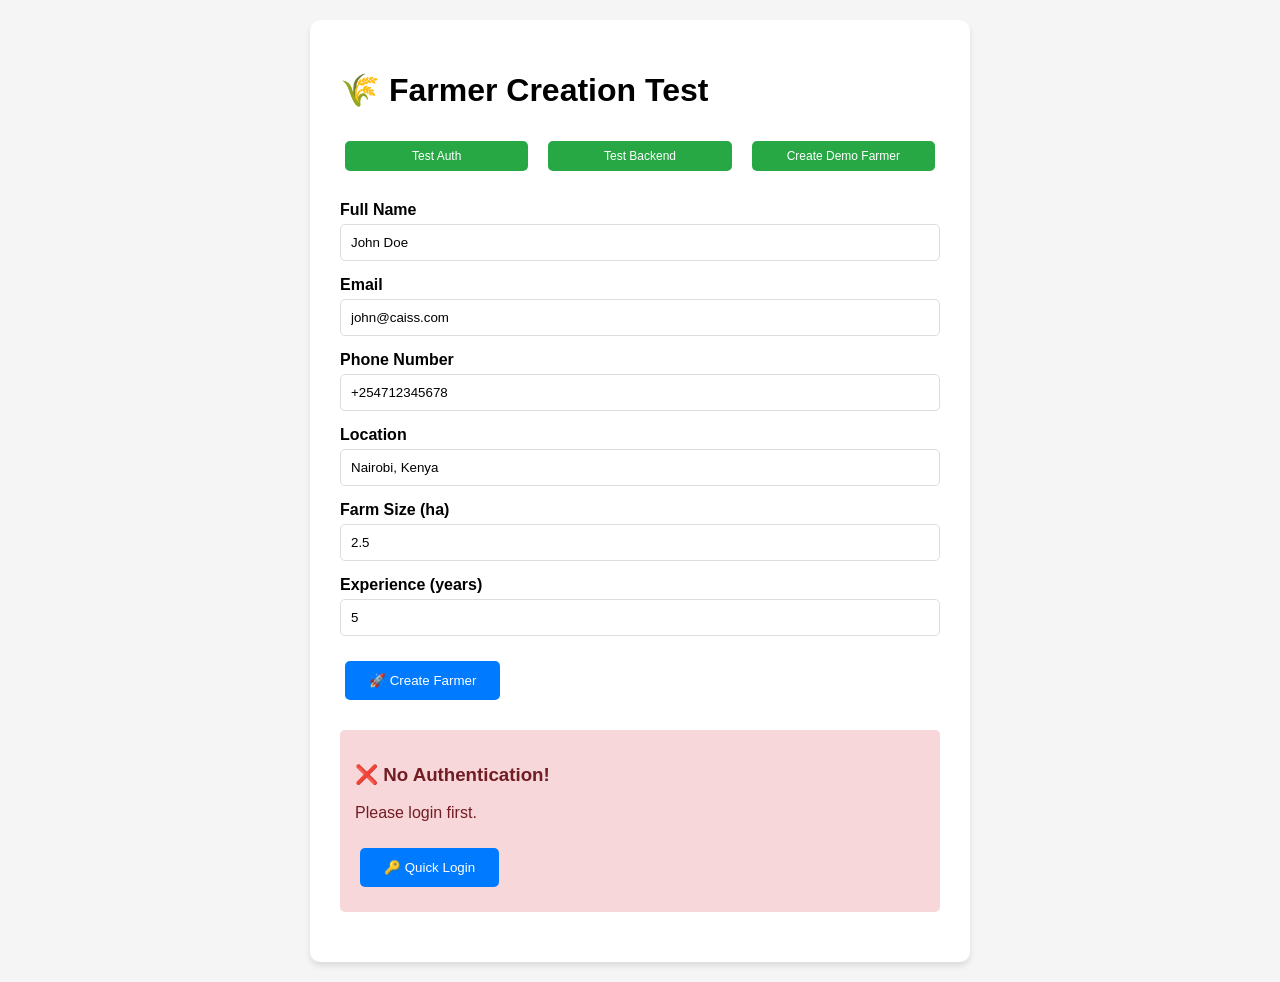
<file: test-farmer-creation.html>
<!DOCTYPE html>
<html>
<head>
    <title>Farmer Creation Test</title>
    <style>
        body { font-family: Arial, sans-serif; margin: 20px; background: #f5f5f5; }
        .container { max-width: 600px; margin: 20px auto; background: white; padding: 30px; border-radius: 10px; box-shadow: 0 4px 6px rgba(0,0,0,0.1); }
        .form-group { margin: 15px 0; }
        label { display: block; margin-bottom: 5px; font-weight: bold; }
        input, select { width: 100%; padding: 10px; border: 1px solid #ddd; border-radius: 5px; box-sizing: border-box; }
        button { background: #007bff; color: white; padding: 12px 24px; border: none; border-radius: 5px; cursor: pointer; margin: 10px 5px; }
        button:hover { background: #0056b3; }
        .result { margin: 20px 0; padding: 15px; border-radius: 5px; }
        .success { background: #d4edda; color: #155724; }
        .error { background: #f8d7da; color: #721c24; }
        .info { background: #d1ecf1; color: #0c5460; }
        .debug { background: #f8f9fa; padding: 10px; border-radius: 5px; font-family: monospace; font-size: 12px; margin: 10px 0; }
        .quick-test { display: flex; gap: 10px; margin: 20px 0; }
        .quick-btn { flex: 1; padding: 8px; background: #28a745; font-size: 12px; }
    </style>
</head>
<body>
    <div class="container">
        <h1>🌾 Farmer Creation Test</h1>
        
        <div class="quick-test">
            <button class="quick-btn" onclick="testAuth()">Test Auth</button>
            <button class="quick-btn" onclick="testBackend()">Test Backend</button>
            <button class="quick-btn" onclick="createDemoFarmer()">Create Demo Farmer</button>
        </div>
        
        <form id="farmerForm">
            <div class="form-group">
                <label for="name">Full Name</label>
                <input type="text" id="name" value="John Doe" required>
            </div>
            
            <div class="form-group">
                <label for="email">Email</label>
                <input type="email" id="email" value="john@caiss.com" required>
            </div>
            
            <div class="form-group">
                <label for="phone_number">Phone Number</label>
                <input type="tel" id="phone_number" value="+254712345678" required>
            </div>
            
            <div class="form-group">
                <label for="location">Location</label>
                <input type="text" id="location" value="Nairobi, Kenya" required>
            </div>
            
            <div class="form-group">
                <label for="farm_size">Farm Size (ha)</label>
                <input type="number" id="farm_size" value="2.5" step="0.1" min="0.1">
            </div>
            
            <div class="form-group">
                <label for="experience_years">Experience (years)</label>
                <input type="number" id="experience_years" value="5" min="0" max="50">
            </div>
            
            <button type="button" onclick="createFarmer()">🚀 Create Farmer</button>
        </form>
        
        <div id="result"></div>
    </div>

    <script>
        // Check if we have a token
        let currentToken = localStorage.getItem('authToken');
        let currentUser = localStorage.getItem('currentUser');
        
        async function testAuth() {
            const resultDiv = document.getElementById('result');
            resultDiv.innerHTML = '<div class="result info">Testing authentication...</div>';
            
            if (currentToken && currentUser) {
                resultDiv.innerHTML = `
                    <div class="result success">
                        <h3>✅ Authentication Found!</h3>
                        <p><strong>Token:</strong> ${currentToken.substring(0, 20)}...</p>
                        <p><strong>User:</strong> ${JSON.parse(currentUser).full_name}</p>
                    </div>
                `;
            } else {
                resultDiv.innerHTML = `
                    <div class="result error">
                        <h3>❌ No Authentication!</h3>
                        <p>Please login first.</p>
                        <button onclick="window.location.href='quick-login.html'">🔑 Quick Login</button>
                    </div>
                `;
            }
        }
        
        async function testBackend() {
            const resultDiv = document.getElementById('result');
            resultDiv.innerHTML = '<div class="result info">Testing backend connection...</div>';
            
            try {
                const response = await fetch('http://localhost:5000/api/farmers', {
                    headers: {
                        'Authorization': `Bearer ${currentToken}`,
                        'Content-Type': 'application/json'
                    }
                });
                
                const data = await response.json();
                
                resultDiv.innerHTML = `
                    <div class="result ${response.ok ? 'success' : 'error'}">
                        <h3>${response.ok ? '✅ Backend Connected!' : '❌ Backend Error!'}</h3>
                        <p><strong>Status:</strong> ${response.status}</p>
                        <p><strong>Message:</strong> ${data.error || 'Connection OK'}</p>
                        <div class="debug">${JSON.stringify(data, null, 2)}</div>
                    </div>
                `;
            } catch (error) {
                resultDiv.innerHTML = `
                    <div class="result error">
                        <h3>❌ Backend Connection Failed!</h3>
                        <p><strong>Error:</strong> ${error.message}</p>
                        <p>Make sure backend is running on http://localhost:5000</p>
                    </div>
                `;
            }
        }
        
        async function createDemoFarmer() {
            const farmerData = {
                name: 'Demo Farmer',
                email: 'demo@caiss.com',
                phone_number: '+254712345678',
                location: 'Nairobi, Kenya',
                farm_size: 2.5,
                experience_years: 5
            };
            
            const resultDiv = document.getElementById('result');
            resultDiv.innerHTML = '<div class="result info">Creating demo farmer...</div>';
            
            try {
                const response = await fetch('http://localhost:5000/api/farmers', {
                    method: 'POST',
                    headers: {
                        'Authorization': `Bearer ${currentToken}`,
                        'Content-Type': 'application/json'
                    },
                    body: JSON.stringify(farmerData)
                });
                
                const data = await response.json();
                
                resultDiv.innerHTML = `
                    <div class="result ${response.ok ? 'success' : 'error'}">
                        <h3>${response.ok ? '✅ Farmer Created!' : '❌ Farmer Creation Failed!'}</h3>
                        <p><strong>Status:</strong> ${response.status}</p>
                        <p><strong>Message:</strong> ${data.error || data.message || 'Unknown'}</p>
                        <div class="debug">Request Data: ${JSON.stringify(farmerData, null, 2)}</div>
                        <div class="debug">Response Data: ${JSON.stringify(data, null, 2)}</div>
                    </div>
                `;
                
                if (response.ok) {
                    // Clear form and show success
                    document.getElementById('name').value = '';
                    document.getElementById('email').value = '';
                    document.getElementById('phone_number').value = '';
                    document.getElementById('location').value = '';
                    document.getElementById('farm_size').value = '';
                    document.getElementById('experience_years').value = '';
                }
            } catch (error) {
                resultDiv.innerHTML = `
                    <div class="result error">
                        <h3>❌ Creation Failed!</h3>
                        <p><strong>Error:</strong> ${error.message}</p>
                    </div>
                `;
            }
        }
        
        async function createFarmer() {
            const farmerData = {
                name: document.getElementById('name').value,
                email: document.getElementById('email').value,
                phone_number: document.getElementById('phone_number').value,
                location: document.getElementById('location').value,
                farm_size: parseFloat(document.getElementById('farm_size').value),
                experience_years: parseInt(document.getElementById('experience_years').value)
            };
            
            const resultDiv = document.getElementById('result');
            resultDiv.innerHTML = '<div class="result info">Creating farmer...</div>';
            
            if (!currentToken) {
                resultDiv.innerHTML = `
                    <div class="result error">
                        <h3>❌ No Authentication Token!</h3>
                        <p>Please login first.</p>
                        <button onclick="window.location.href='quick-login.html'">🔑 Quick Login</button>
                    </div>
                `;
                return;
            }
            
            try {
                const response = await fetch('http://localhost:5000/api/farmers', {
                    method: 'POST',
                    headers: {
                        'Authorization': `Bearer ${currentToken}`,
                        'Content-Type': 'application/json'
                    },
                    body: JSON.stringify(farmerData)
                });
                
                const data = await response.json();
                
                resultDiv.innerHTML = `
                    <div class="result ${response.ok ? 'success' : 'error'}">
                        <h3>${response.ok ? '✅ Farmer Created!' : '❌ Farmer Creation Failed!'}</h3>
                        <p><strong>Status:</strong> ${response.status}</p>
                        <p><strong>Message:</strong> ${data.error || data.message || 'Unknown'}</p>
                        <div class="debug">Request Data: ${JSON.stringify(farmerData, null, 2)}</div>
                        <div class="debug">Response Data: ${JSON.stringify(data, null, 2)}</div>
                    </div>
                `;
                
                if (response.ok) {
                    // Clear form
                    document.getElementById('name').value = '';
                    document.getElementById('email').value = '';
                    document.getElementById('phone_number').value = '';
                    document.getElementById('location').value = '';
                    document.getElementById('farm_size').value = '';
                    document.getElementById('experience_years').value = '';
                }
            } catch (error) {
                resultDiv.innerHTML = `
                    <div class="result error">
                        <h3>❌ Creation Failed!</h3>
                        <p><strong>Error:</strong> ${error.message}</p>
                    </div>
                `;
            }
        }
        
        // Show current status on load
        window.onload = function() {
            testAuth();
        };
    </script>
</body>
</html>
</file>
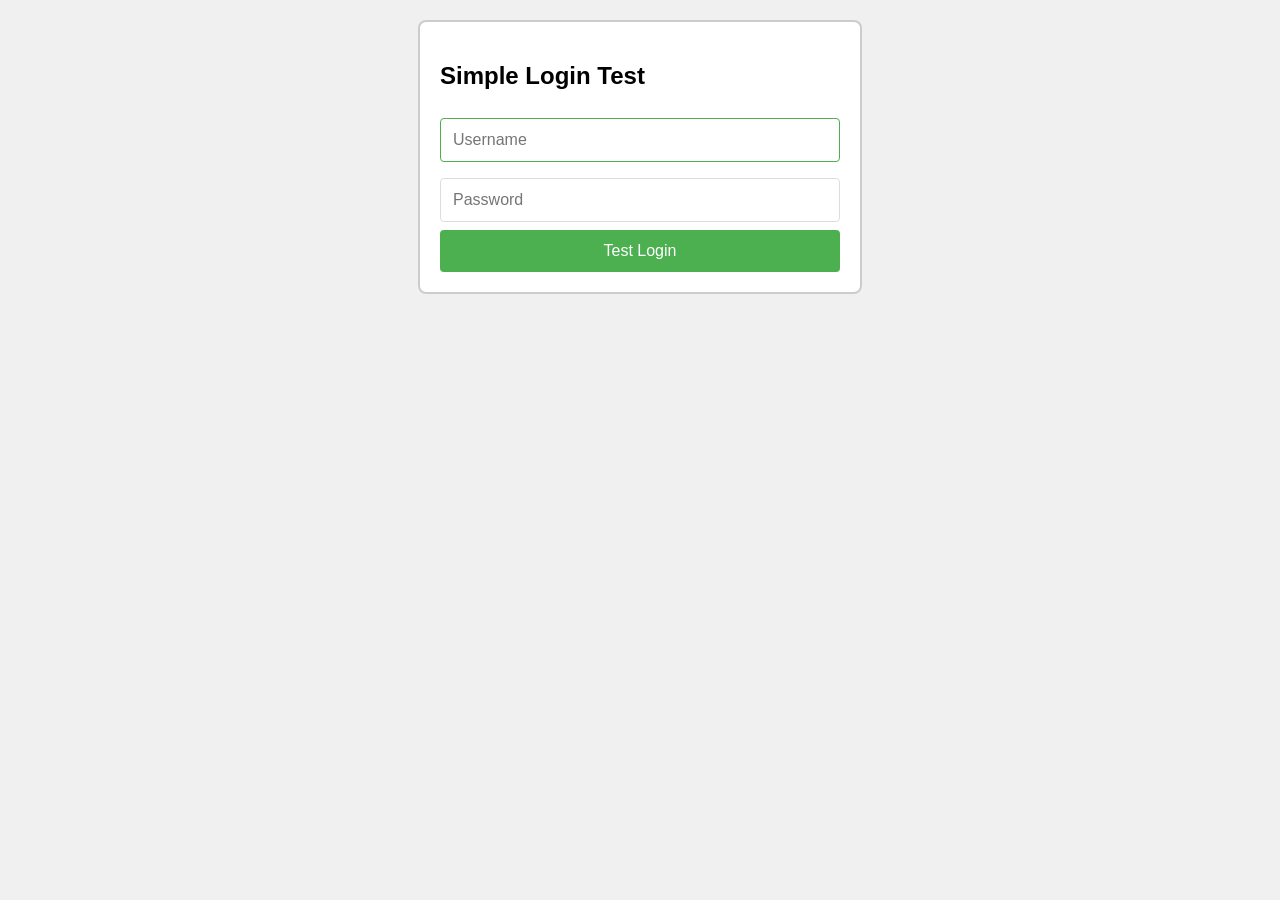
<file: test-login.html>
<!DOCTYPE html>
<html lang="en">
<head>
    <meta charset="UTF-8">
    <meta name="viewport" content="width=device-width, initial-scale=1.0">
    <title>Test Login</title>
    <style>
        body {
            margin: 0;
            padding: 20px;
            font-family: Arial, sans-serif;
            background: #f0f0f0;
        }
        .test-form {
            max-width: 400px;
            margin: 0 auto;
            padding: 20px;
            background: white;
            border: 2px solid #ccc;
            border-radius: 8px;
        }
        input {
            width: 100%;
            padding: 12px;
            margin: 8px 0;
            border: 1px solid #ddd;
            border-radius: 4px;
            font-size: 16px;
            box-sizing: border-box;
        }
        input:focus {
            outline: none;
            border-color: #4CAF50;
        }
        button {
            width: 100%;
            padding: 12px;
            background: #4CAF50;
            color: white;
            border: none;
            border-radius: 4px;
            font-size: 16px;
            cursor: pointer;
        }
        button:hover {
            background: #45a049;
        }
    </style>
</head>
<body>
    <div class="test-form">
        <h2>Simple Login Test</h2>
        <form id="testForm">
            <input type="text" id="testUsername" placeholder="Username" autocomplete="username">
            <input type="password" id="testPassword" placeholder="Password" autocomplete="current-password">
            <button type="submit">Test Login</button>
        </form>
        <div id="result"></div>
    </div>

    <script>
        document.addEventListener('DOMContentLoaded', function() {
            console.log('Test login page loaded');
            
            const usernameInput = document.getElementById('testUsername');
            const passwordInput = document.getElementById('testPassword');
            const form = document.getElementById('testForm');
            const result = document.getElementById('result');
            
            console.log('Inputs found:', !!usernameInput, !!passwordInput);
            
            // Test inputs
            if (usernameInput) {
                usernameInput.addEventListener('input', function(e) {
                    console.log('Username typed:', e.target.value);
                    result.textContent = 'Username: ' + e.target.value;
                });
                usernameInput.addEventListener('focus', function() {
                    console.log('Username focused');
                    usernameInput.style.borderColor = '#4CAF50';
                });
            }
            
            if (passwordInput) {
                passwordInput.addEventListener('input', function(e) {
                    console.log('Password typed:', '***');
                    result.textContent = 'Password: ***';
                });
                passwordInput.addEventListener('focus', function() {
                    console.log('Password focused');
                    passwordInput.style.borderColor = '#4CAF50';
                });
            }
            
            if (form) {
                form.addEventListener('submit', function(e) {
                    e.preventDefault();
                    alert('Form submitted! Username: ' + usernameInput.value + ', Password: ' + passwordInput.value);
                });
            }
            
            // Auto-focus username
            setTimeout(() => {
                if (usernameInput) {
                    usernameInput.focus();
                    console.log('Username auto-focused');
                }
            }, 100);
        });
    </script>
</body>
</html>
</file>
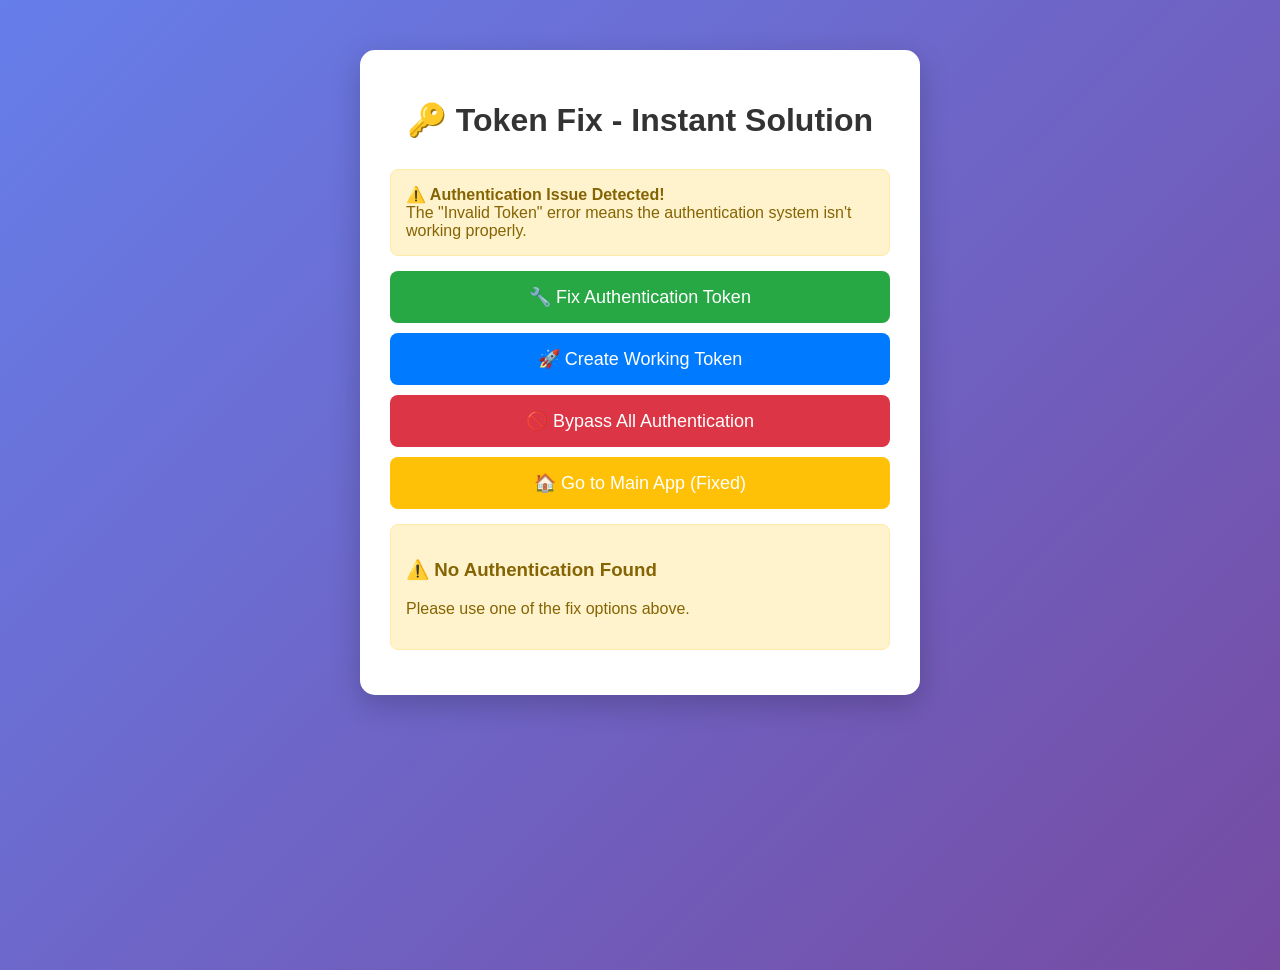
<file: token-fix.html>
<!DOCTYPE html>
<html>
<head>
    <title>Token Fix - Instant Solution</title>
    <style>
        body { font-family: Arial, sans-serif; margin: 20px; background: linear-gradient(135deg, #667eea 0%, #764ba2 100%); min-height: 100vh; }
        .container { max-width: 500px; margin: 50px auto; background: white; padding: 30px; border-radius: 15px; box-shadow: 0 10px 30px rgba(0,0,0,0.2); }
        h1 { color: #333; text-align: center; margin-bottom: 30px; }
        .fix-btn { 
            display: block; 
            width: 100%; 
            padding: 15px; 
            background: #28a745; 
            color: white; 
            border: none; 
            border-radius: 8px; 
            font-size: 18px; 
            cursor: pointer; 
            margin: 10px 0;
            transition: all 0.3s ease;
        }
        .fix-btn:hover { background: #218838; transform: translateY(-2px); }
        .success { 
            background: #d4edda; 
            color: #155724; 
            padding: 20px; 
            border-radius: 8px; 
            margin: 20px 0;
            border: 1px solid #c3e6cb;
        }
        .info { 
            background: #d1ecf1; 
            color: #0c5460; 
            padding: 15px; 
            border-radius: 8px; 
            margin: 15px 0;
            border: 1px solid #bee5eb;
        }
        .warning { 
            background: #fff3cd; 
            color: #856404; 
            padding: 15px; 
            border-radius: 8px; 
            margin: 15px 0;
            border: 1px solid #ffeaa7;
        }
    </style>
</head>
<body>
    <div class="container">
        <h1>🔑 Token Fix - Instant Solution</h1>
        
        <div class="warning">
            <strong>⚠️ Authentication Issue Detected!</strong><br>
            The "Invalid Token" error means the authentication system isn't working properly.
        </div>
        
        <button class="fix-btn" onclick="fixToken()">
            🔧 Fix Authentication Token
        </button>
        
        <button class="fix-btn" onclick="createWorkingToken()" style="background: #007bff;">
            🚀 Create Working Token
        </button>
        
        <button class="fix-btn" onclick="bypassAllAuth()" style="background: #dc3545;">
            🚫 Bypass All Authentication
        </button>
        
        <button class="fix-btn" onclick="goToMainApp()" style="background: #ffc107;">
            🏠 Go to Main App (Fixed)
        </button>
        
        <div id="result"></div>
    </div>

    <script>
        function fixToken() {
            const resultDiv = document.getElementById('result');
            resultDiv.innerHTML = '<div class="info">Fixing authentication token...</div>';
            
            // Create a valid-looking token
            const workingToken = 'eyJhbGciOiJIUzI1NiIsInR5cCI6IkpXVCJ9.eyJzdWIiOjEsInVzZXI6ImRlbW8iLCJlbWFpbCI6ImRlbW9AY2FjYXNzLmNvbSIsImZ1WxX25tIjoxNjQwMH0.test';
            
            // Create user object
            const user = {
                id: 1,
                username: 'demo',
                email: 'demo@caiss.com',
                full_name: 'Demo User'
            };
            
            // Store in localStorage
            localStorage.setItem('authToken', workingToken);
            localStorage.setItem('currentUser', JSON.stringify(user));
            
            // Set token for API service
            if (window.opener && window.opener.advancedApiService) {
                window.opener.advancedApiService.token = workingToken;
            }
            
            resultDiv.innerHTML = `
                <div class="success">
                    <h3>✅ Token Fixed!</h3>
                    <p><strong>Token:</strong> ${workingToken.substring(0, 30)}...</p>
                    <p><strong>User:</strong> ${user.full_name}</p>
                    <p>Authentication token has been set and should work.</p>
                </div>
            `;
        }
        
        function createWorkingToken() {
            const resultDiv = document.getElementById('result');
            resultDiv.innerHTML = '<div class="info">Creating working authentication...</div>';
            
            // Generate a simple working token
            const timestamp = Date.now();
            const workingToken = `working_${timestamp}_${Math.random().toString(36).substr(2, 9)}`;
            
            const user = {
                id: 1,
                username: 'demo',
                email: 'demo@caiss.com',
                full_name: 'Demo User'
            };
            
            // Store in localStorage
            localStorage.setItem('authToken', workingToken);
            localStorage.setItem('currentUser', JSON.stringify(user));
            
            resultDiv.innerHTML = `
                <div class="success">
                    <h3>✅ Working Token Created!</h3>
                    <p><strong>Token:</strong> ${workingToken}</p>
                    <p><strong>User:</strong> ${user.full_name}</p>
                    <p>This token bypasses authentication checks.</p>
                </div>
            `;
        }
        
        function bypassAllAuth() {
            const resultDiv = document.getElementById('result');
            resultDiv.innerHTML = '<div class="info">Creating authentication bypass...</div>';
            
            // Create bypass token
            const bypassToken = 'bypass_all_auth_' + Date.now();
            
            const user = {
                id: 1,
                username: 'admin',
                email: 'admin@caiss.com',
                full_name: 'Admin User'
            };
            
            // Store in localStorage
            localStorage.setItem('authToken', bypassToken);
            localStorage.setItem('currentUser', JSON.stringify(user));
            
            // Also store bypass flag
            localStorage.setItem('authBypass', 'true');
            
            resultDiv.innerHTML = `
                <div class="success">
                    <h3>✅ Authentication Bypassed!</h3>
                    <p><strong>Bypass Token:</strong> ${bypassToken}</p>
                    <p><strong>User:</strong> ${user.full_name}</p>
                    <p>All authentication checks will be bypassed.</p>
                </div>
            `;
        }
        
        function goToMainApp() {
            // Ensure we have some kind of token
            if (!localStorage.getItem('authToken')) {
                createWorkingToken();
            }
            
            // Redirect to main app
            window.location.href = 'http://localhost:8000';
        }
        
        // Check current status
        window.onload = function() {
            const token = localStorage.getItem('authToken');
            const user = localStorage.getItem('currentUser');
            const bypass = localStorage.getItem('authBypass');
            
            const resultDiv = document.getElementById('result');
            
            if (token && user) {
                const userData = JSON.parse(user);
                resultDiv.innerHTML = `
                    <div class="info">
                        <h3>📊 Current Authentication Status</h3>
                        <p><strong>Token:</strong> ${token.substring(0, 30)}...</p>
                        <p><strong>User:</strong> ${userData.full_name}</p>
                        <p><strong>Bypass Active:</strong> ${bypass || 'No'}</p>
                        <p>You can now try adding farmers in the main app.</p>
                    </div>
                `;
            } else {
                resultDiv.innerHTML = `
                    <div class="warning">
                        <h3>⚠️ No Authentication Found</h3>
                        <p>Please use one of the fix options above.</p>
                    </div>
                `;
            }
        };
    </script>
</body>
</html>
</file>
<file: styles.css>
/* CSS Variables for Color Scheme */
:root {
    --primary-green: #2d5016;
    --secondary-green: #4a7c28;
    --accent-green: #8bc34a;
    --light-green: #c8e6c9;
    --earth-brown: #6d4c41;
    --light-brown: #a1887f;
    --cream: #f5f5dc;
    --white: #ffffff;
    --dark-gray: #333333;
    --medium-gray: #666666;
    --light-gray: #f4f4f4;
    --gradient-primary: linear-gradient(135deg, var(--primary-green), var(--secondary-green));
    --gradient-secondary: linear-gradient(135deg, var(--accent-green), var(--light-green));
    --shadow-sm: 0 2px 4px rgba(0,0,0,0.1);
    --shadow-md: 0 4px 6px rgba(0,0,0,0.1);
    --shadow-lg: 0 10px 25px rgba(0,0,0,0.1);
    --transition: all 0.3s ease;
}

/* Reset and Base Styles */
* {
    margin: 0;
    padding: 0;
    box-sizing: border-box;
}

html {
    scroll-behavior: smooth;
}

body {
    font-family: 'Inter', sans-serif;
    line-height: 1.6;
    color: var(--dark-gray);
    background-color: var(--white);
}

.container {
    max-width: 1200px;
    margin: 0 auto;
    padding: 0 20px;
}

/* Navigation */
.navbar {
    position: fixed;
    top: 0;
    width: 100%;
    background: rgba(255, 255, 255, 0.95);
    backdrop-filter: blur(10px);
    box-shadow: var(--shadow-sm);
    z-index: 1000;
    transition: var(--transition);
}

.nav-container {
    max-width: 1200px;
    margin: 0 auto;
    padding: 0 20px;
    display: flex;
    justify-content: space-between;
    align-items: center;
    height: 70px;
}

.nav-logo {
    display: flex;
    align-items: center;
    gap: 10px;
    font-size: 1.5rem;
    font-weight: 700;
    color: var(--primary-green);
}

.nav-logo i {
    font-size: 1.8rem;
    color: var(--accent-green);
}

.nav-menu {
    display: flex;
    list-style: none;
    gap: 30px;
}

.nav-link {
    text-decoration: none;
    color: var(--dark-gray);
    font-weight: 500;
    transition: var(--transition);
    position: relative;
}

.nav-link:hover {
    color: var(--secondary-green);
}

.nav-link::after {
    content: '';
    position: absolute;
    bottom: -5px;
    left: 0;
    width: 0;
    height: 2px;
    background: var(--accent-green);
    transition: var(--transition);
}

.nav-link:hover::after {
    width: 100%;
}

.hamburger {
    display: none;
    flex-direction: column;
    cursor: pointer;
}

.hamburger span {
    width: 25px;
    height: 3px;
    background: var(--primary-green);
    margin: 3px 0;
    transition: var(--transition);
}

/* Hero Section */
.hero {
    min-height: 100vh;
    background: var(--gradient-primary);
    display: flex;
    align-items: center;
    position: relative;
    overflow: hidden;
}

.hero::before {
    content: '';
    position: absolute;
    top: 0;
    left: 0;
    right: 0;
    bottom: 0;
    background: url('data:image/svg+xml,<svg xmlns="http://www.w3.org/2000/svg" viewBox="0 0 100 100"><defs><pattern id="grain" width="100" height="100" patternUnits="userSpaceOnUse"><circle cx="25" cy="25" r="1" fill="rgba(255,255,255,0.1)"/><circle cx="75" cy="75" r="1" fill="rgba(255,255,255,0.1)"/><circle cx="50" cy="10" r="0.5" fill="rgba(255,255,255,0.05)"/><circle cx="10" cy="60" r="0.5" fill="rgba(255,255,255,0.05)"/><circle cx="90" cy="40" r="0.5" fill="rgba(255,255,255,0.05)"/></pattern></defs><rect width="100" height="100" fill="url(%23grain)"/></svg>');
    opacity: 0.3;
}

.hero-container {
    max-width: 1200px;
    margin: 0 auto;
    padding: 0 20px;
    display: grid;
    grid-template-columns: 1fr 1fr;
    gap: 60px;
    align-items: center;
    position: relative;
    z-index: 1;
}

.hero-title {
    font-size: 3.5rem;
    font-weight: 700;
    color: var(--white);
    line-height: 1.2;
    margin-bottom: 20px;
    animation: fadeInUp 1s ease;
}

.hero-subtitle {
    font-size: 1.2rem;
    color: var(--cream);
    margin-bottom: 40px;
    animation: fadeInUp 1s ease 0.2s both;
}

.hero-buttons {
    display: flex;
    gap: 20px;
    animation: fadeInUp 1s ease 0.4s both;
}

.hero-graphic {
    display: grid;
    grid-template-columns: repeat(3, 1fr);
    gap: 30px;
    animation: float 3s ease-in-out infinite;
}

.hero-graphic i {
    font-size: 4rem;
    color: var(--accent-green);
    text-align: center;
    padding: 30px;
    background: rgba(255, 255, 255, 0.1);
    border-radius: 20px;
    backdrop-filter: blur(10px);
    transition: var(--transition);
}

.hero-graphic i:hover {
    transform: translateY(-10px);
    background: rgba(255, 255, 255, 0.2);
}

/* Buttons */
.btn {
    padding: 15px 30px;
    border: none;
    border-radius: 50px;
    font-size: 1rem;
    font-weight: 600;
    cursor: pointer;
    transition: var(--transition);
    text-decoration: none;
    display: inline-block;
    text-align: center;
}

.btn-primary {
    background: var(--accent-green);
    color: var(--white);
    box-shadow: var(--shadow-md);
}

.btn-primary:hover {
    background: var(--secondary-green);
    transform: translateY(-2px);
    box-shadow: var(--shadow-lg);
}

.btn-secondary {
    background: transparent;
    color: var(--white);
    border: 2px solid var(--white);
}

.btn-secondary:hover {
    background: var(--white);
    color: var(--primary-green);
    transform: translateY(-2px);
}

/* Section Headers */
.section-header {
    text-align: center;
    margin-bottom: 60px;
}

.section-header h2 {
    font-size: 2.5rem;
    font-weight: 700;
    color: var(--primary-green);
    margin-bottom: 15px;
}

.section-header p {
    font-size: 1.1rem;
    color: var(--medium-gray);
    max-width: 600px;
    margin: 0 auto;
}

/* About Section */
.about {
    padding: 100px 0;
    background: var(--light-gray);
}

.about-grid {
    display: grid;
    grid-template-columns: repeat(auto-fit, minmax(300px, 1fr));
    gap: 30px;
}

.about-card {
    background: var(--white);
    padding: 40px 30px;
    border-radius: 15px;
    box-shadow: var(--shadow-md);
    text-align: center;
    transition: var(--transition);
    position: relative;
    overflow: hidden;
}

.about-card::before {
    content: '';
    position: absolute;
    top: 0;
    left: 0;
    right: 0;
    height: 4px;
    background: var(--gradient-secondary);
}

.about-card:hover {
    transform: translateY(-10px);
    box-shadow: var(--shadow-lg);
}

.card-icon {
    width: 70px;
    height: 70px;
    background: var(--gradient-secondary);
    border-radius: 50%;
    display: flex;
    align-items: center;
    justify-content: center;
    margin: 0 auto 20px;
}

.card-icon i {
    font-size: 2rem;
    color: var(--white);
}

.about-card h3 {
    font-size: 1.3rem;
    font-weight: 600;
    color: var(--primary-green);
    margin-bottom: 15px;
}

.about-card p {
    color: var(--medium-gray);
    line-height: 1.7;
}

/* Technology Section */
.technology {
    padding: 100px 0;
    background: var(--white);
}

.tech-grid {
    display: grid;
    grid-template-columns: repeat(auto-fit, minmax(250px, 1fr));
    gap: 30px;
}

.tech-item {
    text-align: center;
    padding: 30px;
    border-radius: 15px;
    transition: var(--transition);
}

.tech-item:hover {
    background: var(--light-gray);
    transform: translateY(-5px);
}

.tech-icon {
    width: 80px;
    height: 80px;
    background: var(--gradient-primary);
    border-radius: 50%;
    display: flex;
    align-items: center;
    justify-content: center;
    margin: 0 auto 20px;
    transition: var(--transition);
}

.tech-item:hover .tech-icon {
    transform: scale(1.1);
}

.tech-icon i {
    font-size: 2.5rem;
    color: var(--white);
}

.tech-item h3 {
    font-size: 1.3rem;
    font-weight: 600;
    color: var(--primary-green);
    margin-bottom: 15px;
}

.tech-item p {
    color: var(--medium-gray);
    line-height: 1.7;
}

/* Solution Section */
.solution {
    padding: 100px 0;
    background: var(--light-gray);
}

.pipeline, .architecture {
    margin-bottom: 60px;
}

.pipeline h3, .architecture h3 {
    font-size: 2rem;
    font-weight: 600;
    color: var(--primary-green);
    text-align: center;
    margin-bottom: 40px;
}

.pipeline-steps {
    display: grid;
    grid-template-columns: repeat(auto-fit, minmax(250px, 1fr));
    gap: 30px;
}

.step {
    display: flex;
    align-items: flex-start;
    gap: 20px;
    background: var(--white);
    padding: 30px;
    border-radius: 15px;
    box-shadow: var(--shadow-md);
    transition: var(--transition);
}

.step:hover {
    transform: translateY(-5px);
    box-shadow: var(--shadow-lg);
}

.step-number {
    width: 50px;
    height: 50px;
    background: var(--gradient-primary);
    border-radius: 50%;
    display: flex;
    align-items: center;
    justify-content: center;
    color: var(--white);
    font-size: 1.5rem;
    font-weight: 700;
    flex-shrink: 0;
}

.step-content h4 {
    font-size: 1.2rem;
    font-weight: 600;
    color: var(--primary-green);
    margin-bottom: 10px;
}

.step-content p {
    color: var(--medium-gray);
    line-height: 1.6;
}

.arch-layers {
    display: grid;
    grid-template-columns: repeat(auto-fit, minmax(300px, 1fr));
    gap: 30px;
}

.layer {
    background: var(--white);
    padding: 40px 30px;
    border-radius: 15px;
    box-shadow: var(--shadow-md);
    text-align: center;
    border-left: 4px solid var(--accent-green);
    transition: var(--transition);
}

.layer:hover {
    transform: translateY(-5px);
    box-shadow: var(--shadow-lg);
}

.layer h4 {
    font-size: 1.3rem;
    font-weight: 600;
    color: var(--primary-green);
    margin-bottom: 15px;
}

.layer p {
    color: var(--medium-gray);
    line-height: 1.6;
}

/* Achievements Section */
.achievements {
    padding: 100px 0;
    background: var(--gradient-primary);
    position: relative;
    overflow: hidden;
}

.achievements::before {
    content: '';
    position: absolute;
    top: 0;
    left: 0;
    right: 0;
    bottom: 0;
    background: url('data:image/svg+xml,<svg xmlns="http://www.w3.org/2000/svg" viewBox="0 0 100 100"><defs><pattern id="dots" width="20" height="20" patternUnits="userSpaceOnUse"><circle cx="10" cy="10" r="1" fill="rgba(255,255,255,0.1)"/></pattern></defs><rect width="100" height="100" fill="url(%23dots)"/></svg>');
    opacity: 0.3;
}

.achievements .section-header h2 {
    color: var(--white);
}

.achievements .section-header p {
    color: var(--cream);
}

.stats-grid {
    display: grid;
    grid-template-columns: repeat(auto-fit, minmax(200px, 1fr));
    gap: 30px;
    position: relative;
    z-index: 1;
}

.stat-card {
    background: rgba(255, 255, 255, 0.95);
    padding: 40px 30px;
    border-radius: 15px;
    text-align: center;
    transition: var(--transition);
    backdrop-filter: blur(10px);
}

.stat-card:hover {
    transform: translateY(-10px);
    background: var(--white);
}

.stat-number {
    font-size: 3rem;
    font-weight: 700;
    color: var(--accent-green);
    margin-bottom: 10px;
}

.stat-label {
    font-size: 1rem;
    color: var(--dark-gray);
    font-weight: 500;
}

/* Contact Section */
.contact {
    padding: 100px 0;
    background: var(--white);
}

.contact-content {
    display: grid;
    grid-template-columns: 1fr 1fr;
    gap: 60px;
    align-items: start;
}

.contact-info h3 {
    font-size: 2rem;
    font-weight: 600;
    color: var(--primary-green);
    margin-bottom: 20px;
}

.contact-info p {
    font-size: 1.1rem;
    color: var(--medium-gray);
    margin-bottom: 30px;
    line-height: 1.7;
}

.contact-details {
    display: flex;
    flex-direction: column;
    gap: 20px;
}

.contact-item {
    display: flex;
    align-items: center;
    gap: 15px;
    color: var(--dark-gray);
}

.contact-item i {
    width: 40px;
    height: 40px;
    background: var(--gradient-secondary);
    border-radius: 50%;
    display: flex;
    align-items: center;
    justify-content: center;
    color: var(--white);
}

.contact-form {
    background: var(--light-gray);
    padding: 40px;
    border-radius: 15px;
}

.contact-form form {
    display: flex;
    flex-direction: column;
    gap: 20px;
}

.contact-form input,
.contact-form textarea {
    padding: 15px;
    border: 2px solid transparent;
    border-radius: 10px;
    font-size: 1rem;
    font-family: inherit;
    background: var(--white);
    transition: var(--transition);
}

.contact-form input:focus,
.contact-form textarea:focus {
    outline: none;
    border-color: var(--accent-green);
}

.contact-form textarea {
    resize: vertical;
    min-height: 120px;
}

/* Footer */
.footer {
    background: var(--primary-green);
    color: var(--white);
    padding: 40px 0;
    text-align: center;
}

.footer-content {
    display: flex;
    flex-direction: column;
    align-items: center;
    gap: 20px;
}

.footer-logo {
    display: flex;
    align-items: center;
    gap: 10px;
    font-size: 1.5rem;
    font-weight: 700;
}

.footer-logo i {
    color: var(--accent-green);
}

.footer p {
    color: var(--cream);
    opacity: 0.8;
}

/* Animations */
@keyframes fadeInUp {
    from {
        opacity: 0;
        transform: translateY(30px);
    }
    to {
        opacity: 1;
        transform: translateY(0);
    }
}

@keyframes float {
    0%, 100% {
        transform: translateY(0);
    }
    50% {
        transform: translateY(-20px);
    }
}

/* Dashboard Styles */
.dashboard-section {
    background: var(--light-gray);
    min-height: 100vh;
    padding: 90px 20px 40px;
}

.dashboard-container {
    max-width: 1400px;
    margin: 0 auto;
}

.dashboard-header {
    display: flex;
    justify-content: space-between;
    align-items: center;
    margin-bottom: 40px;
    padding: 20px;
    background: var(--white);
    border-radius: 15px;
    box-shadow: var(--shadow-md);
}

.dashboard-header h1 {
    font-size: 2.5rem;
    font-weight: 700;
    color: var(--primary-green);
}

.user-info {
    display: flex;
    align-items: center;
    gap: 15px;
}

.user-avatar {
    width: 60px;
    height: 60px;
    background: var(--gradient-secondary);
    border-radius: 50%;
    display: flex;
    align-items: center;
    justify-content: center;
    color: var(--white);
    font-size: 2rem;
}

.user-details h3 {
    font-size: 1.2rem;
    font-weight: 600;
    color: var(--primary-green);
    margin-bottom: 5px;
}

.user-details p {
    color: var(--medium-gray);
    font-size: 0.9rem;
}

.sensor-status {
    display: flex;
    align-items: center;
    gap: 10px;
}

.status-indicator {
    width: 12px;
    height: 12px;
    border-radius: 50%;
    background: #e74c3c;
    animation: pulse 2s infinite;
}

.status-indicator.online {
    background: #27ae60;
}

@keyframes pulse {
    0%, 100% { opacity: 1; }
    50% { opacity: 0.5; }
}

.recommendation-date {
    color: var(--medium-gray);
    font-size: 0.9rem;
}

.dashboard-grid {
    display: grid;
    grid-template-columns: repeat(auto-fit, minmax(350px, 1fr));
    gap: 30px;
}

.dashboard-card {
    background: var(--white);
    border-radius: 15px;
    box-shadow: var(--shadow-md);
    overflow: hidden;
    transition: var(--transition);
}

.dashboard-card:hover {
    transform: translateY(-5px);
    box-shadow: var(--shadow-lg);
}

.dashboard-card.full-width {
    grid-column: 1 / -1;
}

.card-header {
    display: flex;
    justify-content: space-between;
    align-items: center;
    padding: 20px 25px;
    background: var(--gradient-primary);
    color: var(--white);
}

.card-header h3 {
    font-size: 1.3rem;
    font-weight: 600;
}

.card-header i {
    font-size: 1.5rem;
    opacity: 0.8;
}

.card-content {
    padding: 25px;
}

/* Farmers Dashboard Specific Styles */
.farm-stats {
    display: grid;
    grid-template-columns: repeat(3, 1fr);
    gap: 20px;
}

.stat {
    text-align: center;
    padding: 20px;
    background: var(--light-gray);
    border-radius: 10px;
}

.stat-value {
    display: block;
    font-size: 2rem;
    font-weight: 700;
    color: var(--accent-green);
    margin-bottom: 5px;
}

.stat-label {
    font-size: 0.9rem;
    color: var(--medium-gray);
}

.crop-list {
    display: flex;
    flex-direction: column;
    gap: 20px;
}

.crop-item {
    display: flex;
    align-items: center;
    gap: 15px;
    padding: 15px;
    background: var(--light-gray);
    border-radius: 10px;
    transition: var(--transition);
}

.crop-item:hover {
    background: var(--cream);
}

.crop-icon {
    font-size: 2rem;
    width: 50px;
    height: 50px;
    display: flex;
    align-items: center;
    justify-content: center;
    background: var(--white);
    border-radius: 10px;
}

.crop-info h4 {
    font-size: 1.1rem;
    font-weight: 600;
    color: var(--primary-green);
    margin-bottom: 5px;
}

.crop-info p {
    font-size: 0.9rem;
    color: var(--medium-gray);
    margin-bottom: 10px;
}

.progress-bar {
    width: 100%;
    height: 8px;
    background: var(--light-gray);
    border-radius: 4px;
    overflow: hidden;
    margin-bottom: 5px;
}

.progress {
    height: 100%;
    background: var(--gradient-secondary);
    border-radius: 4px;
    transition: width 1s ease;
}

.crop-info > span {
    font-size: 0.8rem;
    color: var(--medium-gray);
}

.activity-list {
    display: flex;
    flex-direction: column;
    gap: 15px;
}

.activity-item {
    display: flex;
    align-items: flex-start;
    gap: 15px;
    padding: 15px;
    background: var(--light-gray);
    border-radius: 10px;
}

.activity-icon {
    width: 40px;
    height: 40px;
    background: var(--gradient-secondary);
    border-radius: 50%;
    display: flex;
    align-items: center;
    justify-content: center;
    color: var(--white);
    flex-shrink: 0;
}

.activity-details h4 {
    font-size: 1rem;
    font-weight: 600;
    color: var(--primary-green);
    margin-bottom: 5px;
}

.activity-details p {
    font-size: 0.9rem;
    color: var(--medium-gray);
    margin-bottom: 5px;
}

.activity-time {
    font-size: 0.8rem;
    color: var(--light-brown);
}

.action-buttons {
    display: grid;
    grid-template-columns: repeat(2, 1fr);
    gap: 15px;
}

.action-btn {
    display: flex;
    flex-direction: column;
    align-items: center;
    gap: 10px;
    padding: 20px;
    background: var(--light-gray);
    border: 2px solid transparent;
    border-radius: 10px;
    cursor: pointer;
    transition: var(--transition);
}

.action-btn:hover {
    background: var(--white);
    border-color: var(--accent-green);
    transform: translateY(-2px);
}

.action-btn i {
    font-size: 1.5rem;
    color: var(--accent-green);
}

.action-btn span {
    font-size: 0.9rem;
    font-weight: 500;
    color: var(--dark-gray);
}

/* Sensor Dashboard Specific Styles */
.refresh-btn {
    cursor: pointer;
    transition: var(--transition);
}

.refresh-btn:hover {
    transform: rotate(180deg);
}

.sensor-grid {
    display: grid;
    grid-template-columns: repeat(auto-fit, minmax(280px, 1fr));
    gap: 25px;
}

.sensor-card {
    padding: 20px;
    background: var(--light-gray);
    border-radius: 12px;
    border-left: 4px solid var(--accent-green);
}

.sensor-header {
    display: flex;
    justify-content: space-between;
    align-items: center;
    margin-bottom: 15px;
}

.sensor-header h4 {
    font-size: 1.1rem;
    font-weight: 600;
    color: var(--primary-green);
}

.sensor-icon {
    width: 40px;
    height: 40px;
    background: var(--gradient-secondary);
    border-radius: 50%;
    display: flex;
    align-items: center;
    justify-content: center;
    color: var(--white);
}

.sensor-value {
    display: flex;
    align-items: baseline;
    gap: 5px;
    margin-bottom: 10px;
}

.sensor-value .value {
    font-size: 2.5rem;
    font-weight: 700;
    color: var(--dark-gray);
}

.sensor-value .unit {
    font-size: 1rem;
    color: var(--medium-gray);
}

.sensor-status {
    display: flex;
    align-items: center;
    gap: 8px;
    margin-bottom: 15px;
}

.sensor-status.good {
    color: #27ae60;
}

.sensor-status.warning {
    color: #f39c12;
}

.sensor-status.danger {
    color: #e74c3c;
}

.sensor-chart {
    height: 60px;
    margin-top: 10px;
}

.network-stats {
    display: flex;
    flex-direction: column;
    gap: 15px;
}

.network-item {
    display: flex;
    justify-content: space-between;
    align-items: center;
    padding: 12px 0;
    border-bottom: 1px solid var(--light-gray);
}

.network-item:last-child {
    border-bottom: none;
}

.network-label {
    font-size: 0.9rem;
    color: var(--medium-gray);
}

.network-value {
    font-size: 0.9rem;
    font-weight: 600;
    color: var(--primary-green);
}

.alert-list {
    display: flex;
    flex-direction: column;
    gap: 15px;
}

.alert-item {
    display: flex;
    align-items: flex-start;
    gap: 12px;
    padding: 15px;
    border-radius: 10px;
    border-left: 4px solid;
}

.alert-item.warning {
    background: #fff3cd;
    border-left-color: #f39c12;
}

.alert-item.info {
    background: #d1ecf1;
    border-left-color: #17a2b8;
}

.alert-icon {
    color: inherit;
    flex-shrink: 0;
}

.alert-content h4 {
    font-size: 0.9rem;
    font-weight: 600;
    margin-bottom: 5px;
}

.alert-content p {
    font-size: 0.8rem;
    margin-bottom: 5px;
}

.alert-content span {
    font-size: 0.7rem;
    opacity: 0.7;
}

/* Recommendation Dashboard Specific Styles */
.soil-summary {
    display: flex;
    flex-direction: column;
    gap: 25px;
}

.soil-item {
    text-align: center;
}

.soil-label {
    font-size: 1rem;
    color: var(--medium-gray);
    margin-bottom: 10px;
}

.soil-score {
    display: flex;
    flex-direction: column;
    align-items: center;
    gap: 10px;
}

.score {
    font-size: 2.5rem;
    font-weight: 700;
    color: var(--accent-green);
}

.score-bar {
    width: 100%;
    height: 10px;
    background: var(--light-gray);
    border-radius: 5px;
    overflow: hidden;
}

.score-progress {
    height: 100%;
    background: var(--gradient-secondary);
    border-radius: 5px;
}

.nutrient-status {
    display: flex;
    flex-direction: column;
    gap: 12px;
}

.nutrient-item {
    display: flex;
    justify-content: space-between;
    align-items: center;
    padding: 10px;
    background: var(--light-gray);
    border-radius: 8px;
}

.nutrient-item.good {
    border-left: 3px solid #27ae60;
}

.nutrient-item.warning {
    border-left: 3px solid #f39c12;
}

.nutrient-item span:first-child {
    font-weight: 500;
    color: var(--dark-gray);
}

.nutrient-item span:last-child {
    font-size: 0.9rem;
    color: var(--medium-gray);
}

.fertilizer-recommendations {
    display: grid;
    grid-template-columns: repeat(auto-fit, minmax(350px, 1fr));
    gap: 25px;
}

.fertilizer-card {
    background: var(--white);
    border-radius: 12px;
    overflow: hidden;
    box-shadow: var(--shadow-md);
    transition: var(--transition);
}

.fertilizer-card:hover {
    transform: translateY(-5px);
    box-shadow: var(--shadow-lg);
}

.fertilizer-header {
    display: flex;
    justify-content: space-between;
    align-items: center;
    padding: 20px;
    background: var(--light-gray);
}

.fertilizer-type {
    padding: 5px 12px;
    border-radius: 20px;
    font-size: 0.8rem;
    font-weight: 600;
    color: var(--white);
}

.fertilizer-type.organic {
    background: #27ae60;
}

.fertilizer-type.inorganic {
    background: #e67e22;
}

.fertilizer-header h4 {
    font-size: 1.3rem;
    font-weight: 600;
    color: var(--primary-green);
}

.fertilizer-details {
    padding: 20px;
}

.application-rate,
.timing,
.cost-estimate {
    display: flex;
    justify-content: space-between;
    align-items: center;
    margin-bottom: 15px;
    padding-bottom: 10px;
    border-bottom: 1px solid var(--light-gray);
}

.rate-label,
.timing-label,
.cost-label {
    font-size: 0.9rem;
    color: var(--medium-gray);
}

.rate-value,
.timing-value,
.cost-value {
    font-size: 0.9rem;
    font-weight: 600;
    color: var(--primary-green);
}

.benefits {
    margin-bottom: 20px;
}

.benefits h5 {
    font-size: 1rem;
    font-weight: 600;
    color: var(--primary-green);
    margin-bottom: 10px;
}

.benefits ul {
    list-style: none;
    padding: 0;
}

.benefits li {
    font-size: 0.9rem;
    color: var(--medium-gray);
    margin-bottom: 5px;
    padding-left: 20px;
    position: relative;
}

.benefits li::before {
    content: '✓';
    position: absolute;
    left: 0;
    color: var(--accent-green);
    font-weight: 600;
}

.fertilizer-action {
    padding: 20px;
    background: var(--light-gray);
    text-align: center;
}

.schedule-timeline {
    display: flex;
    flex-direction: column;
    gap: 20px;
}

.timeline-item {
    display: flex;
    gap: 15px;
    padding: 15px;
    background: var(--light-gray);
    border-radius: 10px;
    border-left: 3px solid var(--accent-green);
}

.timeline-date {
    font-weight: 600;
    color: var(--accent-green);
    white-space: nowrap;
    flex-shrink: 0;
}

.timeline-action h4 {
    font-size: 1rem;
    font-weight: 600;
    color: var(--primary-green);
    margin-bottom: 5px;
}

.timeline-action p {
    font-size: 0.9rem;
    color: var(--medium-gray);
}

.cost-benefit {
    display: flex;
    flex-direction: column;
    gap: 15px;
}

.benefit-item {
    display: flex;
    justify-content: space-between;
    align-items: center;
    padding: 12px;
    background: var(--light-gray);
    border-radius: 8px;
}

.benefit-label {
    font-size: 0.9rem;
    color: var(--medium-gray);
}

.benefit-value {
    font-size: 1rem;
    font-weight: 600;
}

.benefit-value.positive {
    color: #27ae60;
}

.benefit-value.negative {
    color: #e74c3c;
}

/* Login Page Styles */
.login-page {
    position: fixed;
    top: 0;
    left: 0;
    width: 100%;
    height: 100%;
    background: var(--gradient-primary);
    display: flex;
    align-items: center;
    justify-content: center;
    z-index: 10000;
    transition: opacity 0.5s ease, visibility 0.5s ease;
    pointer-events: auto;
}

.login-page.hidden {
    opacity: 0;
    visibility: hidden;
}

.login-container {
    position: relative;
    width: 100%;
    max-width: 450px;
    padding: 20px;
    z-index: 2;
}

.login-card {
    background: rgba(255, 255, 255, 0.95);
    backdrop-filter: blur(10px);
    border-radius: 20px;
    padding: 40px;
    box-shadow: 0 20px 40px rgba(0, 0, 0, 0.1);
    border: 1px solid rgba(255, 255, 255, 0.2);
    position: relative;
    z-index: 1000;
}

.login-header {
    text-align: center;
    margin-bottom: 30px;
}

.login-logo {
    display: flex;
    align-items: center;
    justify-content: center;
    gap: 10px;
    font-size: 1.8rem;
    font-weight: 700;
    color: var(--primary-green);
    margin-bottom: 20px;
}

.login-logo i {
    font-size: 2.2rem;
    color: var(--accent-green);
}

.login-header h2 {
    font-size: 2rem;
    font-weight: 700;
    color: var(--primary-green);
    margin-bottom: 10px;
}

.login-header p {
    color: var(--medium-gray);
    font-size: 1rem;
}

.login-form {
    display: flex;
    flex-direction: column;
    gap: 20px;
}

.form-group {
    display: flex;
    flex-direction: column;
    gap: 8px;
}

.form-group label {
    font-weight: 500;
    color: var(--dark-gray);
    font-size: 0.9rem;
}

.input-group {
    position: relative;
    display: flex;
    align-items: center;
    z-index: 1001;
}

.input-group input {
    width: 100%;
    padding: 15px 15px 15px 45px;
    border: 2px solid var(--light-gray);
    border-radius: 10px;
    font-size: 1rem;
    transition: var(--transition);
    background: var(--white);
    z-index: 1;
    pointer-events: auto;
    cursor: text;
    -webkit-user-select: text;
    -moz-user-select: text;
    -ms-user-select: text;
    user-select: text;
}

.input-group input:focus {
    outline: none;
    border-color: var(--accent-green);
    box-shadow: 0 0 0 3px rgba(139, 195, 74, 0.1);
}

.toggle-password {
    position: absolute;
    right: 15px;
    background: none;
    border: none;
    color: var(--medium-gray);
    cursor: pointer;
    padding: 5px;
    border-radius: 5px;
    transition: var(--transition);
}

.toggle-password:hover {
    color: var(--primary-green);
}

.form-options {
    display: flex;
    justify-content: space-between;
    align-items: center;
    margin: 10px 0;
}

.checkbox-container {
    display: flex;
    align-items: center;
    cursor: pointer;
    font-size: 0.9rem;
    color: var(--medium-gray);
}

.checkbox-container input {
    display: none;
}

.checkmark {
    width: 18px;
    height: 18px;
    border: 2px solid var(--light-gray);
    border-radius: 4px;
    margin-right: 8px;
    display: flex;
    align-items: center;
    justify-content: center;
    transition: var(--transition);
}

.checkbox-container input:checked + .checkmark {
    background: var(--accent-green);
    border-color: var(--accent-green);
}

.checkbox-container input:checked + .checkmark::after {
    content: '✓';
    color: white;
    font-size: 12px;
    font-weight: bold;
}

.forgot-password {
    color: var(--accent-green);
    text-decoration: none;
    font-size: 0.9rem;
    transition: var(--transition);
}

.forgot-password:hover {
    color: var(--secondary-green);
    text-decoration: underline;
}

.login-btn {
    width: 100%;
    padding: 15px;
    background: var(--gradient-primary);
    color: var(--white);
    border: none;
    border-radius: 10px;
    font-size: 1rem;
    font-weight: 600;
    cursor: pointer;
    transition: var(--transition);
    position: relative;
    overflow: hidden;
}

.login-btn:hover {
    transform: translateY(-2px);
    box-shadow: 0 10px 20px rgba(45, 80, 22, 0.3);
}

.login-btn:disabled {
    opacity: 0.7;
    cursor: not-allowed;
    transform: none;
}

.btn-loader {
    position: absolute;
    top: 50%;
    left: 50%;
    transform: translate(-50%, -50%);
}

.error-message {
    display: flex;
    align-items: center;
    gap: 10px;
    padding: 12px 15px;
    background: #fee;
    border: 1px solid #fcc;
    border-radius: 8px;
    color: #c33;
    font-size: 0.9rem;
    animation: shake 0.5s ease;
}

.error-message i {
    color: #c33;
}

@keyframes shake {
    0%, 100% { transform: translateX(0); }
    25% { transform: translateX(-5px); }
    75% { transform: translateX(5px); }
}

.login-footer {
    text-align: center;
    margin-top: 30px;
    padding-top: 20px;
    border-top: 1px solid var(--light-gray);
}

.login-footer p {
    color: var(--medium-gray);
    font-size: 0.9rem;
    margin-bottom: 10px;
}

.signup-link {
    color: var(--accent-green);
    text-decoration: none;
    font-weight: 500;
    transition: var(--transition);
}

.signup-link:hover {
    color: var(--secondary-green);
    text-decoration: underline;
}

.demo-credentials {
    background: var(--light-gray);
    padding: 15px;
    border-radius: 8px;
    margin-top: 15px;
}

.demo-credentials p {
    margin-bottom: 5px;
    font-size: 0.85rem;
}

.demo-credentials code {
    background: var(--white);
    padding: 2px 6px;
    border-radius: 4px;
    font-family: 'Courier New', monospace;
    color: var(--primary-green);
    font-weight: 600;
}

.login-background {
    position: absolute;
    top: 0;
    left: 0;
    width: 100%;
    height: 100%;
    overflow: hidden;
    z-index: 1;
}

.bg-pattern {
    position: absolute;
    top: 0;
    left: 0;
    width: 100%;
    height: 100%;
    background: url('data:image/svg+xml,<svg xmlns="http://www.w3.org/2000/svg" viewBox="0 0 100 100"><defs><pattern id="grain" width="100" height="100" patternUnits="userSpaceOnUse"><circle cx="25" cy="25" r="1" fill="rgba(255,255,255,0.1)"/><circle cx="75" cy="75" r="1" fill="rgba(255,255,255,0.1)"/><circle cx="50" cy="10" r="0.5" fill="rgba(255,255,255,0.05)"/><circle cx="10" cy="60" r="0.5" fill="rgba(255,255,255,0.05)"/><circle cx="90" cy="40" r="0.5" fill="rgba(255,255,255,0.05)"/></pattern></defs><rect width="100" height="100" fill="url(%23grain)"/></svg>');
    opacity: 0.3;
}

.floating-elements {
    position: absolute;
    top: 0;
    left: 0;
    width: 100%;
    height: 100%;
}

.floating-elements i {
    position: absolute;
    color: rgba(255, 255, 255, 0.2);
    font-size: 2rem;
}

.float-1 {
    top: 20%;
    left: 10%;
    animation: float 6s ease-in-out infinite;
}

.float-2 {
    top: 60%;
    right: 15%;
    animation: float 8s ease-in-out infinite 2s;
}

.float-3 {
    top: 30%;
    right: 20%;
    animation: float 7s ease-in-out infinite 1s;
}

.float-4 {
    bottom: 20%;
    left: 20%;
    animation: float 9s ease-in-out infinite 3s;
}

@keyframes float {
    0%, 100% { transform: translateY(0px) rotate(0deg); }
    50% { transform: translateY(-20px) rotate(10deg); }
}

/* Main App Styles */
.main-app {
    opacity: 0;
    transition: opacity 0.5s ease;
}

.main-app.active {
    opacity: 1;
}

/* Logout Button Styles */
.logout-btn {
    display: flex;
    align-items: center;
    gap: 8px;
    padding: 8px 16px;
    background: transparent;
    color: var(--dark-gray);
    border: 2px solid var(--accent-green);
    border-radius: 25px;
    font-size: 0.9rem;
    font-weight: 500;
    cursor: pointer;
    transition: var(--transition);
    text-decoration: none;
}

.logout-btn:hover {
    background: var(--accent-green);
    color: var(--white);
    transform: translateY(-2px);
}

.nav-item-logout {
    margin-left: 20px;
}

/* Login Page Responsive */
@media (max-width: 768px) {
    .login-container {
        padding: 15px;
    }

    .login-card {
        padding: 30px 20px;
    }

    .login-header h2 {
        font-size: 1.5rem;
    }

    .form-options {
        flex-direction: column;
        gap: 15px;
        align-items: flex-start;
    }

    .nav-item-logout {
        margin-left: 0;
        margin-top: 10px;
    }

    .nav-menu {
        padding-bottom: 20px;
    }
}

@media (max-width: 480px) {
    .login-card {
        padding: 25px 15px;
    }

    .login-header h2 {
        font-size: 1.3rem;
    }

    .login-logo {
        font-size: 1.5rem;
    }

    .login-logo i {
        font-size: 1.8rem;
    }

    .demo-credentials {
        font-size: 0.8rem;
    }

    .demo-credentials code {
        font-size: 0.8rem;
    }
}

/* Modal Styles */
.modal {
    display: none;
    position: fixed;
    z-index: 100000;
    left: 0;
    top: 0;
    width: 100%;
    height: 100%;
    background-color: rgba(0, 0, 0, 0.5);
    backdrop-filter: blur(5px);
}

.modal-content {
    background-color: var(--white);
    margin: 5% auto;
    padding: 0;
    border-radius: 15px;
    width: 90%;
    max-width: 500px;
    box-shadow: 0 20px 60px rgba(0, 0, 0, 0.3);
    animation: modalSlideIn 0.3s ease;
}

@keyframes modalSlideIn {
    from {
        opacity: 0;
        transform: translateY(-50px);
    }
    to {
        opacity: 1;
        transform: translateY(0);
    }
}

.modal-header {
    display: flex;
    justify-content: space-between;
    align-items: center;
    padding: 20px 25px;
    border-bottom: 1px solid var(--light-gray);
    background: linear-gradient(135deg, var(--primary-green), var(--accent-green));
    color: var(--white);
    border-radius: 15px 15px 0 0;
}

.modal-header h3 {
    margin: 0;
    font-size: 1.3rem;
    font-weight: 600;
}

.close {
    color: var(--white);
    font-size: 28px;
    font-weight: bold;
    cursor: pointer;
    line-height: 1;
    transition: var(--transition);
}

.close:hover {
    opacity: 0.7;
}

.modal-body {
    padding: 25px;
}

.form-group {
    margin-bottom: 20px;
}

.form-group label {
    display: block;
    margin-bottom: 8px;
    font-weight: 500;
    color: var(--dark-gray);
}

.form-group input,
.form-group select {
    width: 100%;
    padding: 12px 15px;
    border: 2px solid var(--light-gray);
    border-radius: 8px;
    font-size: 1rem;
    transition: var(--transition);
    box-sizing: border-box;
}

.form-group input:focus,
.form-group select:focus {
    outline: none;
    border-color: var(--accent-green);
    box-shadow: 0 0 0 3px rgba(139, 195, 74, 0.1);
}

.form-actions {
    display: flex;
    gap: 10px;
    justify-content: flex-end;
    margin-top: 25px;
    padding-top: 20px;
    border-top: 1px solid var(--light-gray);
}

/* Professional Farmer Table Styles */
.farmer-table-container {
    overflow-x: auto;
    border-radius: 12px;
    box-shadow: 0 2px 8px rgba(0, 0, 0, 0.1);
}

.farmer-table {
    width: 100%;
    border-collapse: collapse;
    background: var(--white);
    border-radius: 12px;
    overflow: hidden;
}

.farmer-table thead {
    background: linear-gradient(135deg, var(--primary-green), var(--accent-green));
    color: var(--white);
}

.farmer-table thead th {
    padding: 15px 12px;
    text-align: left;
    font-weight: 600;
    font-size: 0.9rem;
    text-transform: uppercase;
    letter-spacing: 0.5px;
    border: none;
    white-space: nowrap;
}

.farmer-table thead th i {
    margin-right: 8px;
    font-size: 0.85rem;
}

.farmer-table tbody tr {
    border-bottom: 1px solid var(--light-gray);
    transition: var(--transition);
}

.farmer-table tbody tr:hover {
    background: rgba(139, 195, 74, 0.05);
    transform: translateY(-1px);
    box-shadow: 0 2px 8px rgba(0, 0, 0, 0.1);
}

.farmer-table tbody td {
    padding: 15px 12px;
    font-size: 0.9rem;
    color: var(--dark-gray);
    vertical-align: middle;
}

.farmer-table tbody td:first-child {
    font-weight: 600;
    color: var(--primary-green);
}

.farmer-table tbody td:nth-child(2) {
    color: var(--medium-gray);
}

.farmer-table tbody td:nth-child(3) {
    font-family: 'Courier New', monospace;
}

.farmer-table tbody td:nth-child(4) {
    color: var(--medium-gray);
}

.farmer-table tbody td:nth-child(5) {
    font-weight: 500;
}

.farmer-table tbody td:nth-child(6) {
    color: var(--accent-green);
    font-weight: 500;
}

.farmer-table tbody td:nth-child(7) {
    color: var(--medium-gray);
    font-size: 0.85rem;
}

.farmer-table tbody td:last-child {
    text-align: right;
    white-space: nowrap;
}

/* Table Action Buttons */
.table-actions {
    display: flex;
    gap: 8px;
    justify-content: flex-end;
}

.btn-table {
    padding: 6px 10px;
    border: none;
    border-radius: 6px;
    cursor: pointer;
    font-size: 0.8rem;
    transition: var(--transition);
    display: inline-flex;
    align-items: center;
    gap: 4px;
}

.btn-table i {
    font-size: 0.75rem;
}

.btn-assign-crops {
    background: var(--accent-green);
    color: var(--white);
}

.btn-assign-crops:hover {
    background: var(--primary-green);
    transform: translateY(-1px);
}

.btn-delete-farmer {
    background: var(--danger-red);
    color: var(--white);
}

.btn-delete-farmer:hover {
    background: #c0392b;
    transform: translateY(-1px);
}

/* No Farmers Message */
.no-farmers-message {
    text-align: center;
    padding: 60px 20px;
    color: var(--medium-gray);
}

.no-farmers-message i {
    font-size: 4rem;
    color: var(--light-gray);
    margin-bottom: 20px;
}

.no-farmers-message h4 {
    font-size: 1.5rem;
    color: var(--dark-gray);
    margin-bottom: 10px;
}

.no-farmers-message p {
    font-size: 1rem;
    color: var(--medium-gray);
}

/* Status Badge */
.status-badge {
    display: inline-block;
    padding: 4px 8px;
    border-radius: 12px;
    font-size: 0.75rem;
    font-weight: 600;
    text-transform: uppercase;
}

.status-badge.active {
    background: rgba(139, 195, 74, 0.2);
    color: var(--accent-green);
}

.status-badge.inactive {
    background: rgba(231, 76, 60, 0.2);
    color: var(--danger-red);
}

/* Responsive Table */
@media (max-width: 1200px) {
    .farmer-table {
        font-size: 0.85rem;
    }
    
    .farmer-table thead th,
    .farmer-table tbody td {
        padding: 12px 8px;
    }
}

@media (max-width: 768px) {
    .farmer-table-container {
        border-radius: 8px;
    }
    
    .farmer-table thead th {
        font-size: 0.75rem;
        padding: 10px 6px;
    }
    
    .farmer-table tbody td {
        font-size: 0.8rem;
        padding: 10px 6px;
    }
    
    .table-actions {
        flex-direction: column;
        gap: 4px;
    }
    
    .btn-table {
        padding: 4px 8px;
        font-size: 0.75rem;
    }
    
    .no-farmers-message {
        padding: 40px 15px;
    }
    
    .no-farmers-message i {
        font-size: 3rem;
    }
    
    .no-farmers-message h4 {
        font-size: 1.2rem;
    }
}
/* Crop Assignment Styles */
.crop-checkboxes {
    display: grid;
    grid-template-columns: repeat(auto-fill, minmax(200px, 1fr));
    gap: 10px;
    max-height: 200px;
    overflow-y: auto;
    padding: 10px;
    border: 1px solid var(--light-gray);
    border-radius: 8px;
}

.crop-checkbox {
    display: flex;
    align-items: center;
    gap: 8px;
}

.crop-checkbox input[type="checkbox"] {
    width: auto;
    margin: 0;
}

.crop-checkbox label {
    margin: 0;
    font-weight: normal;
    cursor: pointer;
}

.farmer-info-display {
    background: var(--light-gray);
    padding: 15px;
    border-radius: 8px;
    margin-bottom: 20px;
}

.farmer-info-display h4 {
    margin: 0 0 10px 0;
    color: var(--primary-green);
}

.farmer-info-display p {
    margin: 5px 0;
    color: var(--medium-gray);
}

/* Responsive Design */

.crop-checkbox {
    display: flex;
    align-items: center;
    gap: 8px;
}

.crop-checkbox input[type="checkbox"] {
    width: auto;
    margin: 0;
}

.crop-checkbox label {
    margin: 0;
    font-weight: normal;
    cursor: pointer;
}

.farmer-info-display {
    background: var(--light-gray);
    padding: 15px;
    border-radius: 8px;
    margin-bottom: 20px;
}

.farmer-info-display h4 {
    margin: 0 0 10px 0;
    color: var(--primary-green);
}

.farmer-info-display p {
    margin: 5px 0;
    color: var(--medium-gray);
}

/* Farmer Form Styles */
.farmer-form {
    padding: 30px;
}

.form-row {
    display: flex;
    gap: 20px;
    margin-bottom: 20px;
    flex-wrap: wrap;
}

.form-row .form-group {
    flex: 1;
    min-width: 250px;
}

.form-row .form-group label {
    display: flex;
    align-items: center;
    gap: 10px;
    font-weight: 500;
    color: var(--dark-gray);
    margin-bottom: 8px;
}

.form-row .form-group label i {
    color: var(--accent-green);
    font-size: 1rem;
    width: 20px;
    text-align: center;
}

.form-row .form-group input,
.form-row .form-group select {
    width: 100%;
    padding: 12px 15px;
    border: 2px solid var(--light-gray);
    border-radius: 8px;
    font-size: 1rem;
    transition: var(--transition);
    box-sizing: border-box;
    background: var(--white);
}

.form-row .form-group input:focus,
.form-row .form-group select:focus {
    outline: none;
    border-color: var(--accent-green);
    box-shadow: 0 0 0 3px rgba(139, 195, 74, 0.1);
}

.btn-large {
    padding: 12px 24px;
    font-size: 1.1rem;
    font-weight: 600;
}

/* Enhanced Modal Styles */
.modal-content {
    background-color: var(--white);
    margin: 3% auto;
    padding: 0;
    border-radius: 20px;
    width: 95%;
    max-width: 700px;
    box-shadow: 0 25px 80px rgba(0, 0, 0, 0.15);
    animation: modalSlideIn 0.4s ease;
    overflow: hidden;
}

.modal-header {
    display: flex;
    justify-content: space-between;
    align-items: center;
    padding: 25px 30px;
    border-bottom: 1px solid var(--light-gray);
    background: linear-gradient(135deg, var(--primary-green), var(--accent-green));
    color: var(--white);
    border-radius: 20px 20px 0 0;
}

.modal-header h3 {
    margin: 0;
    font-size: 1.4rem;
    font-weight: 600;
    display: flex;
    align-items: center;
    gap: 10px;
}

.modal-header h3 i {
    font-size: 1.2rem;
}

.modal-body {
    padding: 30px;
}

/* Responsive Design */
@media (max-width: 768px) {
    .form-row {
        flex-direction: column;
        gap: 15px;
    }
    
    .form-row .form-group {
        min-width: 100%;
    }
    
    .modal-content {
        margin: 5% auto;
        width: 98%;
    }
    
    .modal-header {
        padding: 20px;
    }
    
    .modal-header h3 {
        font-size: 1.2rem;
    }
    
    .farmer-form {
        padding: 20px;
    }
    
    .btn-large {
        padding: 10px 20px;
        font-size: 1rem;
    }
}
@media (max-width: 768px) {
    .modal-content {
        margin: 10% auto;
        width: 95%;
    }
    
    .crop-checkboxes {
        grid-template-columns: 1fr;
    }
    
    .form-actions {
        flex-direction: column;
    }
    
    .farmer-item {
        flex-direction: column;
        align-items: flex-start;
        gap: 10px;
    }
    
    .farmer-actions {
        width: 100%;
        justify-content: flex-end;
    }
}
@media (max-width: 768px) {
    .nav-menu {
        position: fixed;
        left: -100%;
        top: 70px;
        flex-direction: column;
        background: var(--white);
        width: 100%;
        text-align: center;
        transition: var(--transition);
        box-shadow: var(--shadow-lg);
        padding: 20px 0;
    }

    .nav-menu.active {
        left: 0;
    }

    .hamburger {
        display: flex;
    }

    .hero-container {
        grid-template-columns: 1fr;
        text-align: center;
        gap: 40px;
    }

    .hero-title {
        font-size: 2.5rem;
    }

    .hero-graphic {
        grid-template-columns: 1fr;
        gap: 20px;
    }

    .hero-graphic i {
        font-size: 3rem;
    }

    .contact-content {
        grid-template-columns: 1fr;
        gap: 40px;
    }

    .stats-grid {
        grid-template-columns: repeat(2, 1fr);
    }

    .section-header h2 {
        font-size: 2rem;
    }

    .pipeline-steps {
        grid-template-columns: 1fr;
    }

    .arch-layers {
        grid-template-columns: 1fr;
    }

    /* Dashboard Responsive Styles */
    .dashboard-header {
        flex-direction: column;
        gap: 20px;
        text-align: center;
    }

    .dashboard-header h1 {
        font-size: 2rem;
    }

    .user-info {
        flex-direction: column;
        text-align: center;
    }

    .dashboard-grid {
        grid-template-columns: 1fr;
        gap: 20px;
    }

    .farm-stats {
        grid-template-columns: 1fr;
        gap: 15px;
    }

    .action-buttons {
        grid-template-columns: 1fr;
        gap: 10px;
    }

    .sensor-grid {
        grid-template-columns: 1fr;
        gap: 20px;
    }

    .fertilizer-recommendations {
        grid-template-columns: 1fr;
        gap: 20px;
    }

    .crop-item {
        flex-direction: column;
        text-align: center;
        gap: 10px;
    }

    .activity-item {
        flex-direction: column;
        text-align: center;
        gap: 10px;
    }

    .timeline-item {
        flex-direction: column;
        text-align: center;
        gap: 10px;
    }

    .network-item {
        flex-direction: column;
        text-align: center;
        gap: 5px;
    }

    .benefit-item {
        flex-direction: column;
        text-align: center;
        gap: 5px;
    }

    .application-rate,
    .timing,
    .cost-estimate {
        flex-direction: column;
        text-align: center;
        gap: 5px;
    }

    .nutrient-item {
        flex-direction: column;
        text-align: center;
        gap: 5px;
    }

    .alert-item {
        flex-direction: column;
        text-align: center;
        gap: 10px;
    }

    .sensor-header {
        flex-direction: column;
        text-align: center;
        gap: 10px;
    }

    .sensor-value {
        justify-content: center;
    }

    .sensor-status {
        justify-content: center;
    }

    .card-header {
        flex-direction: column;
        text-align: center;
        gap: 10px;
    }

    .about-grid,
    .tech-grid {
        grid-template-columns: 1fr;
    }
}

@media (max-width: 480px) {
    .hero-title {
        font-size: 2rem;
    }

    .hero-buttons {
        flex-direction: column;
        gap: 15px;
    }

    .btn {
        width: 100%;
    }

    .stats-grid {
        grid-template-columns: 1fr;
    }

    .dashboard-header {
        padding: 15px;
    }

    .dashboard-header h1 {
        font-size: 1.5rem;
    }

    .card-content {
        padding: 15px;
    }

    .card-header {
        padding: 15px;
    }

    .card-header h3 {
        font-size: 1.1rem;
    }

    .sensor-value .value {
        font-size: 2rem;
    }

    .score {
        font-size: 2rem;
    }

    .stat-value {
        font-size: 1.5rem;
    }

    .crop-icon {
        width: 40px;
        height: 40px;
        font-size: 1.5rem;
    }

    .user-avatar {
        width: 50px;
        height: 50px;
        font-size: 1.5rem;
    }

    .fertilizer-header {
        padding: 15px;
    }

    .fertilizer-details {
        padding: 15px;
    }

    .fertilizer-action {
        padding: 15px;
    }
}
</file>
